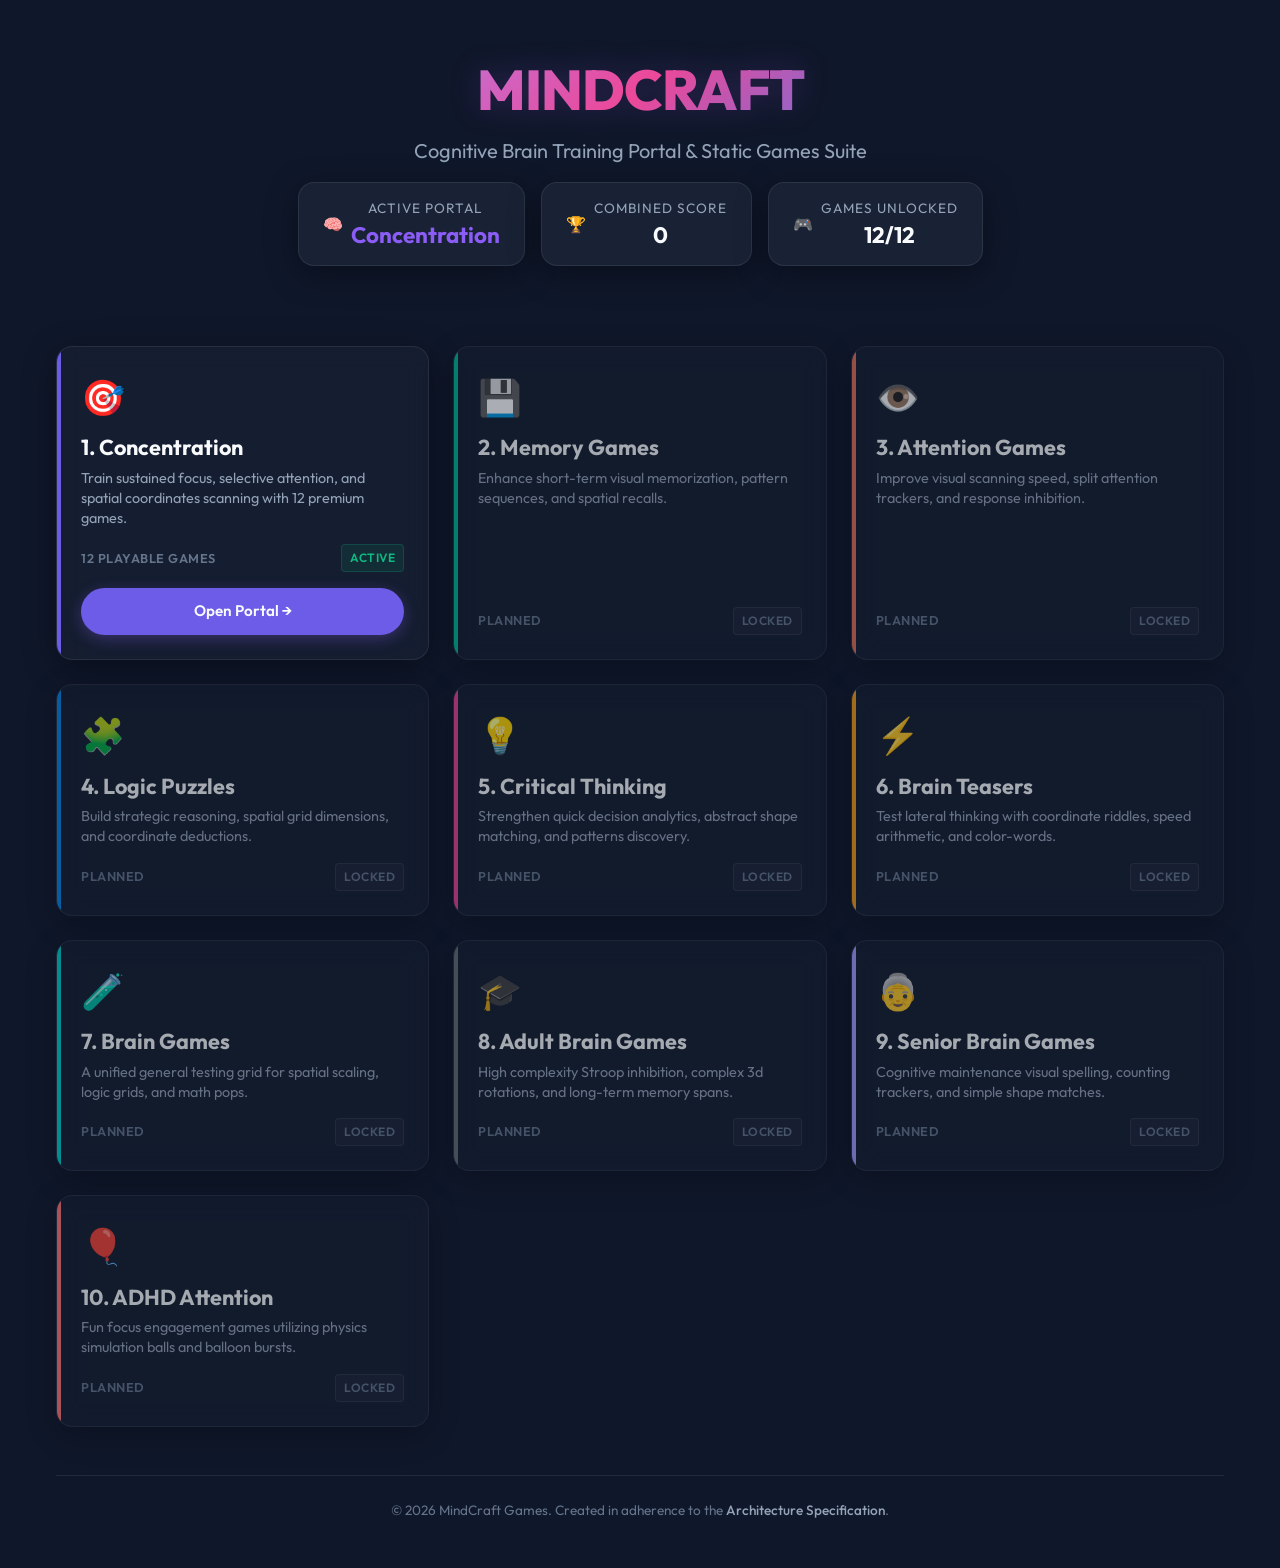
<file: index.html>
<!DOCTYPE html>
<html lang="en">
<head>
  <meta charset="UTF-8">
  <meta name="viewport" content="width=device-width, initial-scale=1.0">
  <title>MindCraft Games Portal - Brain Training Hub</title>
  
  <!-- SEO Best Practices -->
  <meta name="description" content="Access premium-grade cognitive brain training games. Explore static websites for concentration, memory, attention, logic, and brain teasers.">
  <link rel="icon" type="image/png" href="./shared/icons/icon-192.png">
  <link rel="apple-touch-icon" href="./shared/icons/icon-192.png">
  <link rel="manifest" href="./manifest.json">
  <meta name="theme-color" content="#6c5ce7">

  <!-- Style Sheets -->
  <link rel="stylesheet" href="./shared/css/design-tokens.css">
  <link rel="stylesheet" href="./shared/css/components.css">
  <link rel="stylesheet" href="./css/main-hub.css">
</head>
<body>

  <!-- Root Hub Layout -->
  <div class="portal-container">
    
    <!-- Top Header -->
    <header class="portal-header">
      <h1 class="portal-logo">MINDCRAFT</h1>
      <p class="portal-tagline" style="margin-bottom: var(--space-md);">Cognitive Brain Training Portal & Static Games Suite</p>
      <button id="pwa-install-btn" class="btn btn--primary" style="display: none; margin: 0 auto var(--space-lg) auto; padding: 0.5rem 1.25rem; font-size: 0.85rem; min-height: 38px; gap: var(--space-xs); box-shadow: 0 4px 12px var(--theme-accent-glow); border-color: var(--theme-accent); background: var(--theme-gradient);">
        📲 Install MindCraft App
      </button>
      
      <!-- Live Dashboard Stats compiled dynamically -->
      <div class="portal-stats">
        <div class="stat-card">
          <span>🧠</span>
          <div>
            <span class="stat-lbl">Active Portal</span>
            <div class="stat-val" style="color: var(--theme-accent);">Concentration</div>
          </div>
        </div>
        <div class="stat-card">
          <span>🏆</span>
          <div>
            <span class="stat-lbl">Combined Score</span>
            <div class="stat-val" id="combined-score-val">0</div>
          </div>
        </div>
        <div class="stat-card">
          <span>🎮</span>
          <div>
            <span class="stat-lbl">Games Unlocked</span>
            <div class="stat-val">12/12</div>
          </div>
        </div>
      </div>
    </header>

    <!-- Categories Grid -->
    <main class="categories-grid">
      
      <!-- Site 1: Concentration Games -->
      <section class="glass-card category-card" style="--card-accent: #6c5ce7; --card-glow: rgba(108, 92, 231, 0.35);">
        <div class="category-icon">🎯</div>
        <h2 class="category-title">1. Concentration</h2>
        <p class="category-desc">Train sustained focus, selective attention, and spatial coordinates scanning with 12 premium games.</p>
        <div class="category-meta" style="margin-bottom: var(--space-md);">
          <span>12 Playable Games</span>
          <span class="category-status category-status--active">Active</span>
        </div>
        <a href="./sites/site-1-concentration-games/index.html" class="btn btn--primary" style="width: 100%; border-color: #6c5ce7; background: #6c5ce7;">
          Open Portal &rarr;
        </a>
      </section>

      <!-- Site 2: Memory Games -->
      <section class="glass-card category-card category-card--locked" style="--card-accent: #00b894; --card-glow: rgba(0, 184, 148, 0.1);">
        <div class="category-icon">💾</div>
        <h2 class="category-title">2. Memory Games</h2>
        <p class="category-desc">Enhance short-term visual memorization, pattern sequences, and spatial recalls.</p>
        <div class="category-meta">
          <span>Planned</span>
          <span class="category-status category-status--locked">Locked</span>
        </div>
      </section>

      <!-- Site 3: Attention Games -->
      <section class="glass-card category-card category-card--locked" style="--card-accent: #e17055; --card-glow: rgba(225, 112, 85, 0.1);">
        <div class="category-icon">👁️</div>
        <h2 class="category-title">3. Attention Games</h2>
        <p class="category-desc">Improve visual scanning speed, split attention trackers, and response inhibition.</p>
        <div class="category-meta">
          <span>Planned</span>
          <span class="category-status category-status--locked">Locked</span>
        </div>
      </section>

      <!-- Site 4: Logic Games -->
      <section class="glass-card category-card category-card--locked" style="--card-accent: #0984e3; --card-glow: rgba(9, 132, 227, 0.1);">
        <div class="category-icon">🧩</div>
        <h2 class="category-title">4. Logic Puzzles</h2>
        <p class="category-desc">Build strategic reasoning, spatial grid dimensions, and coordinate deductions.</p>
        <div class="category-meta">
          <span>Planned</span>
          <span class="category-status category-status--locked">Locked</span>
        </div>
      </section>

      <!-- Site 5: Critical Thinking -->
      <section class="glass-card category-card category-card--locked" style="--card-accent: #e84393; --card-glow: rgba(232, 67, 147, 0.1);">
        <div class="category-icon">💡</div>
        <h2 class="category-title">5. Critical Thinking</h2>
        <p class="category-desc">Strengthen quick decision analytics, abstract shape matching, and patterns discovery.</p>
        <div class="category-meta">
          <span>Planned</span>
          <span class="category-status category-status--locked">Locked</span>
        </div>
      </section>

      <!-- Site 6: Brain Teasers -->
      <section class="glass-card category-card category-card--locked" style="--card-accent: #f39c12; --card-glow: rgba(243, 156, 18, 0.1);">
        <div class="category-icon">⚡</div>
        <h2 class="category-title">6. Brain Teasers</h2>
        <p class="category-desc">Test lateral thinking with coordinate riddles, speed arithmetic, and color-words.</p>
        <div class="category-meta">
          <span>Planned</span>
          <span class="category-status category-status--locked">Locked</span>
        </div>
      </section>

      <!-- Site 7: Brain Games -->
      <section class="glass-card category-card category-card--locked" style="--card-accent: #00cec9; --card-glow: rgba(0, 206, 201, 0.1);">
        <div class="category-icon">🧪</div>
        <h2 class="category-title">7. Brain Games</h2>
        <p class="category-desc">A unified general testing grid for spatial scaling, logic grids, and math pops.</p>
        <div class="category-meta">
          <span>Planned</span>
          <span class="category-status category-status--locked">Locked</span>
        </div>
      </section>

      <!-- Site 8: Brain Games for Adults -->
      <section class="glass-card category-card category-card--locked" style="--card-accent: #636e72; --card-glow: rgba(99, 110, 114, 0.1);">
        <div class="category-icon">🎓</div>
        <h2 class="category-title">8. Adult Brain Games</h2>
        <p class="category-desc">High complexity Stroop inhibition, complex 3d rotations, and long-term memory spans.</p>
        <div class="category-meta">
          <span>Planned</span>
          <span class="category-status category-status--locked">Locked</span>
        </div>
      </section>

      <!-- Site 9: Brain Games for Seniors -->
      <section class="glass-card category-card category-card--locked" style="--card-accent: #a29bfe; --card-glow: rgba(162, 155, 254, 0.1);">
        <div class="category-icon">👵</div>
        <h2 class="category-title">9. Senior Brain Games</h2>
        <p class="category-desc">Cognitive maintenance visual spelling, counting trackers, and simple shape matches.</p>
        <div class="category-meta">
          <span>Planned</span>
          <span class="category-status category-status--locked">Locked</span>
        </div>
      </section>

      <!-- Site 10: ADHD Attention -->
      <section class="glass-card category-card category-card--locked" style="--card-accent: #ff7675; --card-glow: rgba(255, 118, 117, 0.1);">
        <div class="category-icon">🎈</div>
        <h2 class="category-title">10. ADHD Attention</h2>
        <p class="category-desc">Fun focus engagement games utilizing physics simulation balls and balloon bursts.</p>
        <div class="category-meta">
          <span>Planned</span>
          <span class="category-status category-status--locked">Locked</span>
        </div>
      </section>

    </main>

    <!-- Footer -->
    <footer class="hub-footer">
      <p>&copy; 2026 MindCraft Games. Created in adherence to the <a href="./ARCHITECTURE.md">Architecture Specification</a>.</p>
    </footer>

  </div>

  <!-- Core Scripts -->
  <script src="./shared/js/pwa-shell.js"></script>
  <script>
    // Accumulate total scores from local storage
    document.addEventListener('DOMContentLoaded', () => {
      // Initialize PWA offline & install shell
      initPWA('./sw.js');
      const activeGameIds = [
        'spot-difference',
        'ball-tracker',
        'match-pairs',
        'word-finder',
        'face-memory',
        'bubble-math',
        'shape-follower',
        'counting-candy',
        'card-flip-memory',
        'color-word-stroop',
        'spatial-grid-memory',
        'mirror-match'
      ];
      
      let totalScore = 0;
      activeGameIds.forEach(id => {
        const val = parseInt(localStorage.getItem('mindcraft_high_' + id)) || 0;
        totalScore += val;
      });
      
      document.getElementById('combined-score-val').textContent = totalScore.toLocaleString();
    });
  </script>

</body>
</html>
</file>
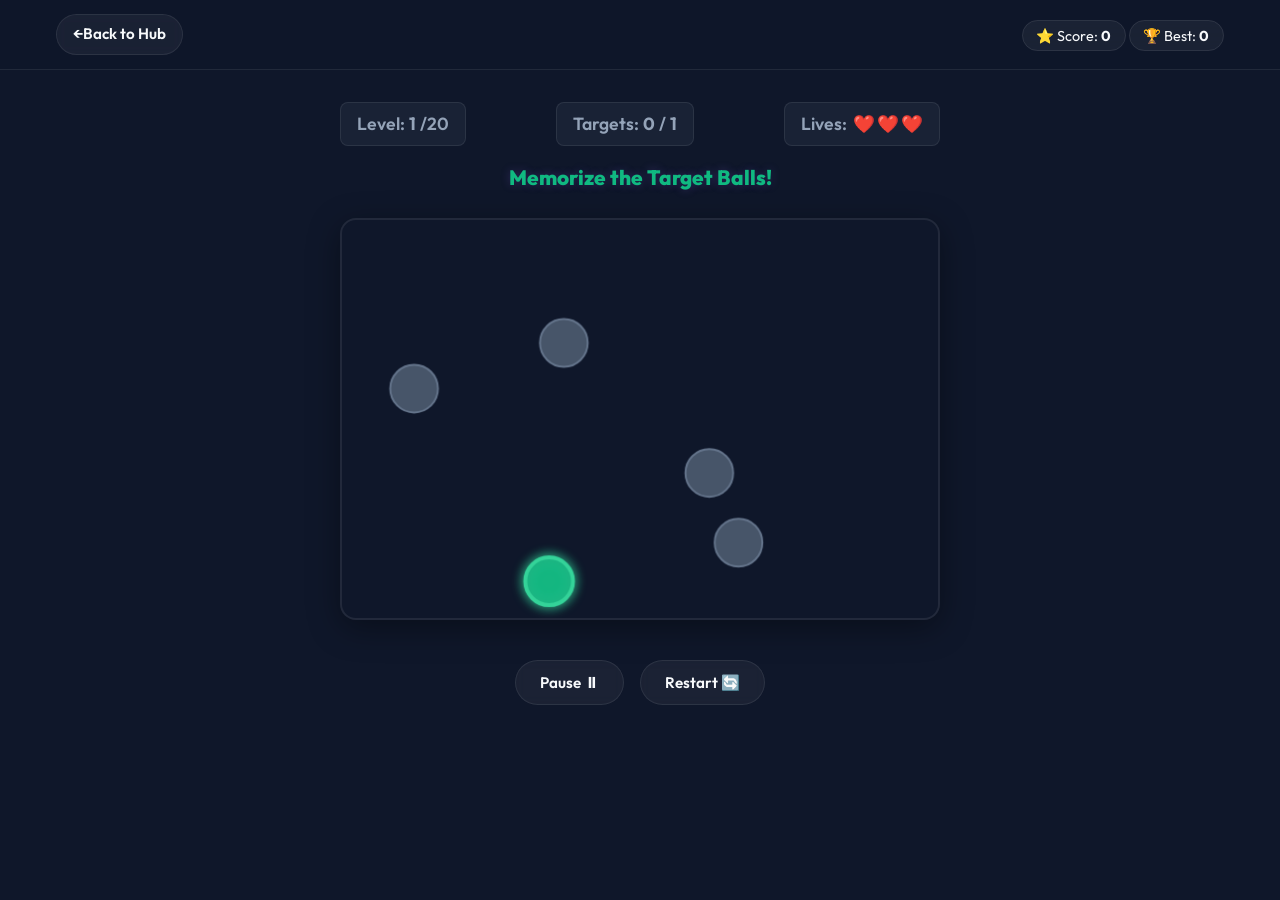
<file: sites/site-1-concentration-games/games/ball-tracker/index.html>
<!DOCTYPE html>
<html lang="en">
<head>
  <meta charset="UTF-8">
  <meta name="viewport" content="width=device-width, initial-scale=1.0">
  <title>Ball Tracker - MindCraft</title>
  <link rel="stylesheet" href="../../../../shared/css/design-tokens.css">
  <link rel="stylesheet" href="../../../../shared/css/components.css">
  <link rel="stylesheet" href="../../css/theme.css">
  <link rel="stylesheet" href="./css/style.css">
  <link rel="icon" type="image/png" href="../../../../shared/icons/icon-192.png">
  <link rel="apple-touch-icon" href="../../../../shared/icons/icon-192.png">
</head>
<body>

  <!-- Game Header -->
  <header class="glass-header">
    <div class="container header-nav">
      <a href="../../index.html" class="btn btn--secondary" style="padding: 0.5rem 1rem; min-height: auto;" title="Back to Hub">
        &larr; <span class="back-text">Back to Hub</span>
      </a>
      <div class="game-stats">
        <span class="stat-badge">⭐ Score: <strong id="score-val">0</strong></span>
        <span class="stat-badge">🏆 Best: <strong id="high-score-val">0</strong></span>
      </div>
    </div>
  </header>

  <!-- Game Play Area -->
  <main class="container game-container">
    <div class="game-meta">
      <div class="meta-item">Level: <strong id="level-val">1</strong>/5</div>
      <div class="meta-item">Targets: <strong id="targets-found">0</strong>/<strong id="targets-total">2</strong></div>
      <div class="meta-item" id="lives-container">Lives: <span id="lives-val"></span></div>
    </div>

    <!-- State banner instructions -->
    <div id="game-status-banner" class="status-banner animate-pulse">Memorize the Target Balls!</div>

    <!-- Main Game Canvas -->
    <div class="canvas-wrapper">
      <canvas id="game-canvas" width="600" height="400"></canvas>
    </div>

    <!-- Actions -->
    <div class="game-actions" style="margin-top: var(--space-md); display: flex; justify-content: center; gap: var(--space-md);">
      <button id="btn-pause" class="btn btn--secondary">Pause ⏸</button>
      <button id="btn-restart" class="btn btn--secondary">Restart 🔄</button>
    </div>
  </main>

  <!-- Modals & Overlays -->
  <!-- 1. Pause Overlay -->
  <div id="overlay-pause" class="overlay">
    <div class="glass-card modal-content">
      <h2 style="font-size: 2rem; margin-bottom: var(--space-md);">Game Paused</h2>
      <p style="color: var(--text-secondary); margin-bottom: var(--space-lg);">Focus is key. Take a breath and resume when ready.</p>
      <button id="btn-resume" class="btn btn--primary" style="width: 100%;">Resume Game</button>
    </div>
  </div>

  <!-- 2. Game Over Overlay -->
  <div id="overlay-gameover" class="overlay">
    <div class="glass-card modal-content">
      <h2 id="gameover-title" style="font-size: 2.2rem; margin-bottom: var(--space-md); color: var(--color-danger);">Game Over</h2>
      <p id="gameover-desc" style="color: var(--text-secondary); margin-bottom: var(--space-lg);">You lost all lives. Let's try again to build your focus!</p>
      <div style="background: rgba(255,255,255,0.03); border-radius: var(--radius-sm); padding: var(--space-md); margin-bottom: var(--space-lg); display: flex; justify-content: space-around;">
        <div>
          <span style="display:block; font-size:0.85rem; color:var(--text-muted);">Score</span>
          <strong id="final-score" style="font-size:1.5rem; color:var(--text-primary);">0</strong>
        </div>
        <div>
          <span style="display:block; font-size:0.85rem; color:var(--text-muted);">Best Score</span>
          <strong id="best-score" style="font-size:1.5rem; color:var(--theme-accent);">0</strong>
        </div>
      </div>
      <div style="display: flex; gap: var(--space-md);">
        <button id="btn-retry" class="btn btn--primary" style="flex: 1;">Play Again</button>
        <a href="../../index.html" class="btn btn--secondary" style="flex: 1;">Exit to Hub</a>
      </div>
    </div>
  </div>

  <!-- Core Scripts -->
  <script src="../../../../shared/js/game-engine.js"></script>
  <script src="./js/script.js"></script>
</body>
</html>
</file>
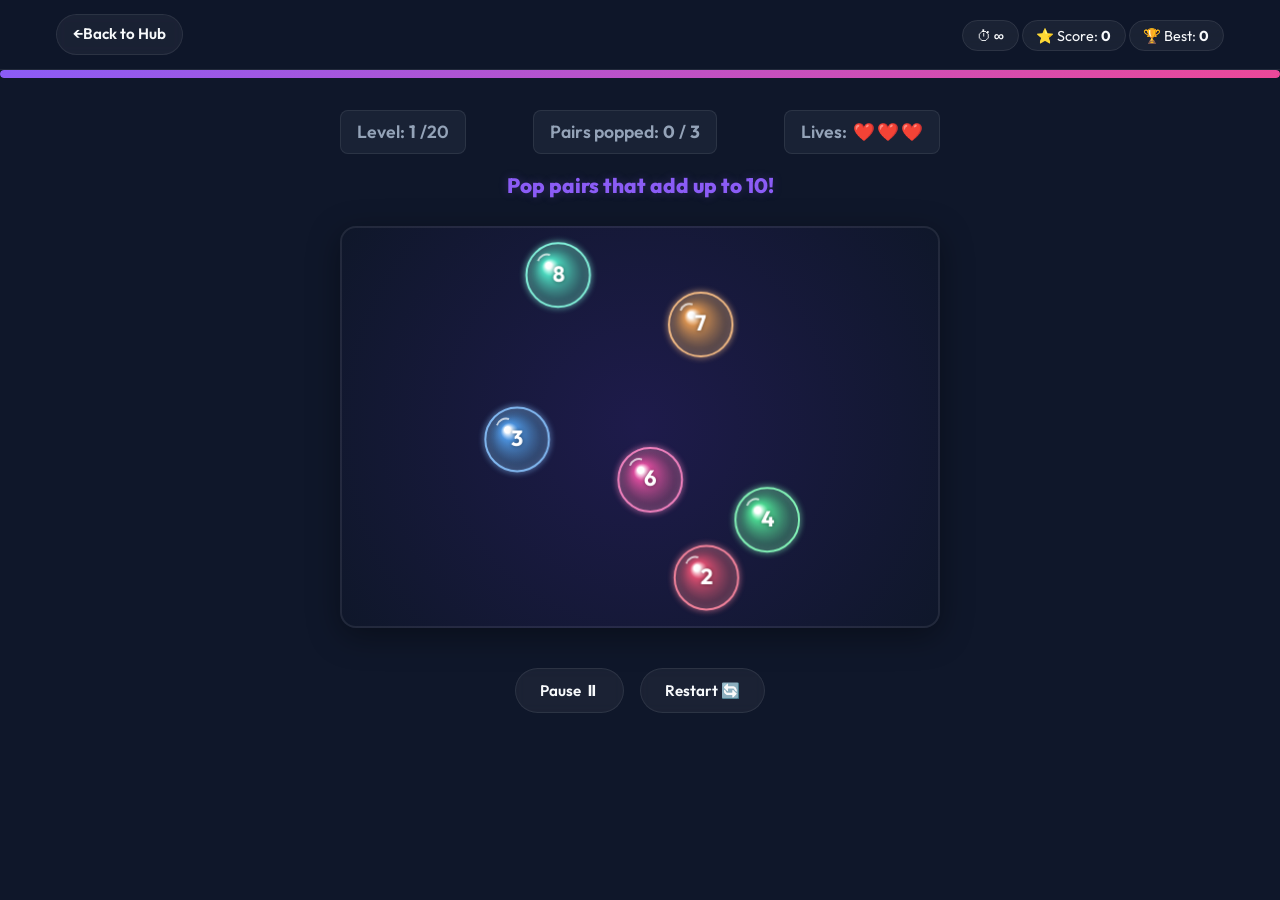
<file: sites/site-1-concentration-games/games/bubble-math/index.html>
<!DOCTYPE html>
<html lang="en">
<head>
  <meta charset="UTF-8">
  <meta name="viewport" content="width=device-width, initial-scale=1.0">
  <title>Bubble Math - MindCraft</title>
  <link rel="stylesheet" href="../../../../shared/css/design-tokens.css">
  <link rel="stylesheet" href="../../../../shared/css/components.css">
  <link rel="stylesheet" href="../../css/theme.css">
  <link rel="stylesheet" href="./css/style.css">
  <link rel="icon" type="image/png" href="../../../../shared/icons/icon-192.png">
  <link rel="apple-touch-icon" href="../../../../shared/icons/icon-192.png">
</head>
<body>

  <!-- Game Header -->
  <header class="glass-header">
    <div class="container header-nav">
      <a href="../../index.html" class="btn btn--secondary" style="padding: 0.5rem 1rem; min-height: auto;" title="Back to Hub">
        &larr; <span class="back-text">Back to Hub</span>
      </a>
      <div class="game-stats">
        <span class="stat-badge">⏱ <strong id="timer-val">00:00</strong></span>
        <span class="stat-badge">⭐ Score: <strong id="score-val">0</strong></span>
        <span class="stat-badge">🏆 Best: <strong id="high-score-val">0</strong></span>
      </div>
    </div>
  </header>

  <!-- Progress bar -->
  <div class="progress-container">
    <div id="timer-progress" class="progress-fill"></div>
  </div>

  <!-- Game Play Area -->
  <main class="container game-container">
    <div class="game-meta">
      <div class="meta-item">Level: <strong id="level-val">1</strong>/3</div>
      <div class="meta-item">Pairs popped: <strong id="pairs-popped">0</strong>/<strong id="pairs-total">5</strong></div>
      <div class="meta-item" id="lives-container">Lives: <span id="lives-val"></span></div>
    </div>

    <!-- Instructions / Clue banner -->
    <div id="game-status-banner" class="status-banner animate-pulse">Pop pairs that add up to 10!</div>

    <!-- Floating Bubbles Canvas -->
    <div class="canvas-wrapper">
      <canvas id="bubble-canvas" width="600" height="400"></canvas>
    </div>

    <!-- Actions -->
    <div class="game-actions" style="margin-top: var(--space-md); display: flex; justify-content: center; gap: var(--space-md);">
      <button id="btn-pause" class="btn btn--secondary">Pause ⏸</button>
      <button id="btn-restart" class="btn btn--secondary">Restart 🔄</button>
    </div>
  </main>

  <!-- Modals & Overlays -->
  <!-- 1. Pause Overlay -->
  <div id="overlay-pause" class="overlay">
    <div class="glass-card modal-content">
      <h2 style="font-size: 2rem; margin-bottom: var(--space-md);">Game Paused</h2>
      <p style="color: var(--text-secondary); margin-bottom: var(--space-lg);">Quick math requires a calm mind. Resume when you're ready.</p>
      <button id="btn-resume" class="btn btn--primary" style="width: 100%;">Resume Game</button>
    </div>
  </div>

  <!-- 2. Game Over Overlay -->
  <div id="overlay-gameover" class="overlay">
    <div class="glass-card modal-content">
      <h2 id="gameover-title" style="font-size: 2.2rem; margin-bottom: var(--space-md); color: var(--color-danger);">Time's Up!</h2>
      <p id="gameover-desc" style="color: var(--text-secondary); margin-bottom: var(--space-lg);">You ran out of time or lives. Practice mental addition and try again!</p>
      <div style="background: rgba(255,255,255,0.03); border-radius: var(--radius-sm); padding: var(--space-md); margin-bottom: var(--space-lg); display: flex; justify-content: space-around;">
        <div>
          <span style="display:block; font-size:0.85rem; color:var(--text-muted);">Score</span>
          <strong id="final-score" style="font-size:1.5rem; color:var(--text-primary);">0</strong>
        </div>
        <div>
          <span style="display:block; font-size:0.85rem; color:var(--text-muted);">Best Score</span>
          <strong id="best-score" style="font-size:1.5rem; color:var(--theme-accent);">0</strong>
        </div>
      </div>
      <div style="display: flex; gap: var(--space-md);">
        <button id="btn-retry" class="btn btn--primary" style="flex: 1;">Play Again</button>
        <a href="../../index.html" class="btn btn--secondary" style="flex: 1;">Exit to Hub</a>
      </div>
    </div>
  </div>

  <!-- Core Scripts -->
  <script src="../../../../shared/js/game-engine.js"></script>
  <script src="./js/script.js"></script>
</body>
</html>
</file>
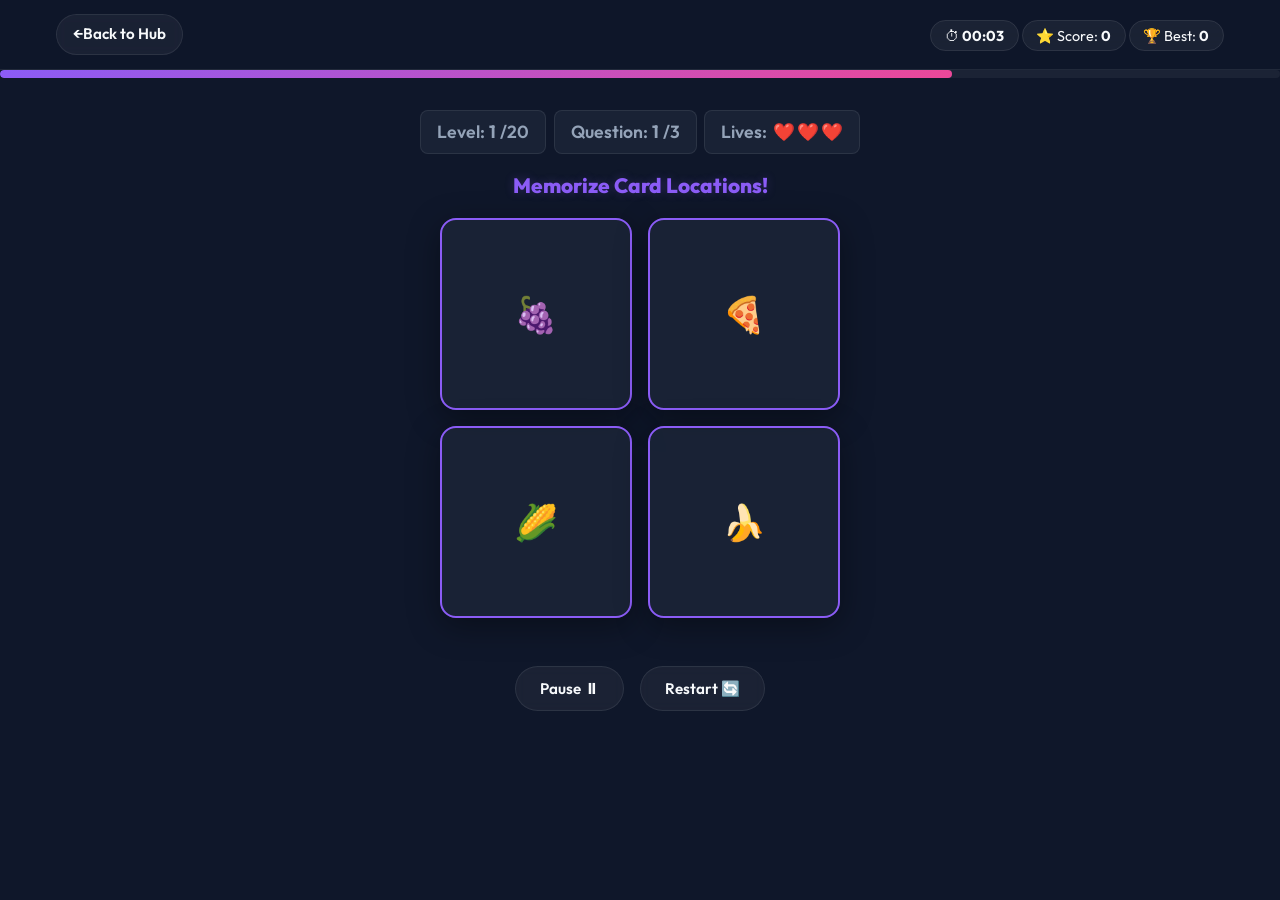
<file: sites/site-1-concentration-games/games/card-flip-memory/index.html>
<!DOCTYPE html>
<html lang="en">
<head>
  <meta charset="UTF-8">
  <meta name="viewport" content="width=device-width, initial-scale=1.0">
  <title>Card Flip Memory - MindCraft</title>
  <link rel="stylesheet" href="../../../../shared/css/design-tokens.css">
  <link rel="stylesheet" href="../../../../shared/css/components.css">
  <link rel="stylesheet" href="../../css/theme.css">
  <link rel="stylesheet" href="./css/style.css">
  <link rel="icon" type="image/png" href="../../../../shared/icons/icon-192.png">
  <link rel="apple-touch-icon" href="../../../../shared/icons/icon-192.png">
</head>
<body>

  <!-- Game Header -->
  <header class="glass-header">
    <div class="container header-nav">
      <a href="../../index.html" class="btn btn--secondary" style="padding: 0.5rem 1rem; min-height: auto;" title="Back to Hub">
        &larr; <span class="back-text">Back to Hub</span>
      </a>
      <div class="game-stats">
        <span class="stat-badge">⏱ <strong id="timer-val">00:00</strong></span>
        <span class="stat-badge">⭐ Score: <strong id="score-val">0</strong></span>
        <span class="stat-badge">🏆 Best: <strong id="high-score-val">0</strong></span>
      </div>
    </div>
  </header>

  <!-- Progress bar -->
  <div class="progress-container">
    <div id="timer-progress" class="progress-fill"></div>
  </div>

  <!-- Game Play Area -->
  <main class="container game-container">
    <div class="game-meta">
      <div class="meta-item">Level: <strong id="level-val">1</strong>/3</div>
      <div class="meta-item">Question: <strong id="question-index">1</strong>/3</div>
      <div class="meta-item" id="lives-container">Lives: <span id="lives-val"></span></div>
    </div>

    <!-- Target search query clue banner -->
    <div id="query-card" class="query-card glass-card" style="display: none;">
      <span class="query-prefix">Find the hidden:</span>
      <span id="query-emoji" class="query-emoji">🍍</span>
    </div>
    
    <div id="memorize-banner" class="status-banner animate-pulse">Memorize Card Locations!</div>

    <!-- Cards Grid -->
    <div id="cards-grid" class="cards-grid">
      <!-- Grid items dynamically generated -->
    </div>

    <!-- Actions -->
    <div class="game-actions" style="margin-top: var(--space-md); display: flex; justify-content: center; gap: var(--space-md);">
      <button id="btn-pause" class="btn btn--secondary">Pause ⏸</button>
      <button id="btn-restart" class="btn btn--secondary">Restart 🔄</button>
    </div>
  </main>

  <!-- Modals & Overlays -->
  <!-- 1. Pause Overlay -->
  <div id="overlay-pause" class="overlay">
    <div class="glass-card modal-content">
      <h2 style="font-size: 2rem; margin-bottom: var(--space-md);">Game Paused</h2>
      <p style="color: var(--text-secondary); margin-bottom: var(--space-lg);">Keep the grid layout mapped in your memory. Resume when ready.</p>
      <button id="btn-resume" class="btn btn--primary" style="width: 100%;">Resume Game</button>
    </div>
  </div>

  <!-- 2. Game Over Overlay -->
  <div id="overlay-gameover" class="overlay">
    <div class="glass-card modal-content">
      <h2 id="gameover-title" style="font-size: 2.2rem; margin-bottom: var(--space-md); color: var(--color-danger);">Time's Up!</h2>
      <p id="gameover-desc" style="color: var(--text-secondary); margin-bottom: var(--space-lg);">You ran out of time or lives. Try again to boost your grid recall accuracy!</p>
      <div style="background: rgba(255,255,255,0.03); border-radius: var(--radius-sm); padding: var(--space-md); margin-bottom: var(--space-lg); display: flex; justify-content: space-around;">
        <div>
          <span style="display:block; font-size:0.85rem; color:var(--text-muted);">Score</span>
          <strong id="final-score" style="font-size:1.5rem; color:var(--text-primary);">0</strong>
        </div>
        <div>
          <span style="display:block; font-size:0.85rem; color:var(--text-muted);">Best Score</span>
          <strong id="best-score" style="font-size:1.5rem; color:var(--theme-accent);">0</strong>
        </div>
      </div>
      <div style="display: flex; gap: var(--space-md);">
        <button id="btn-retry" class="btn btn--primary" style="flex: 1;">Play Again</button>
        <a href="../../index.html" class="btn btn--secondary" style="flex: 1;">Exit to Hub</a>
      </div>
    </div>
  </div>

  <!-- Core Scripts -->
  <script src="../../../../shared/js/game-engine.js"></script>
  <script src="./js/script.js"></script>
</body>
</html>
</file>
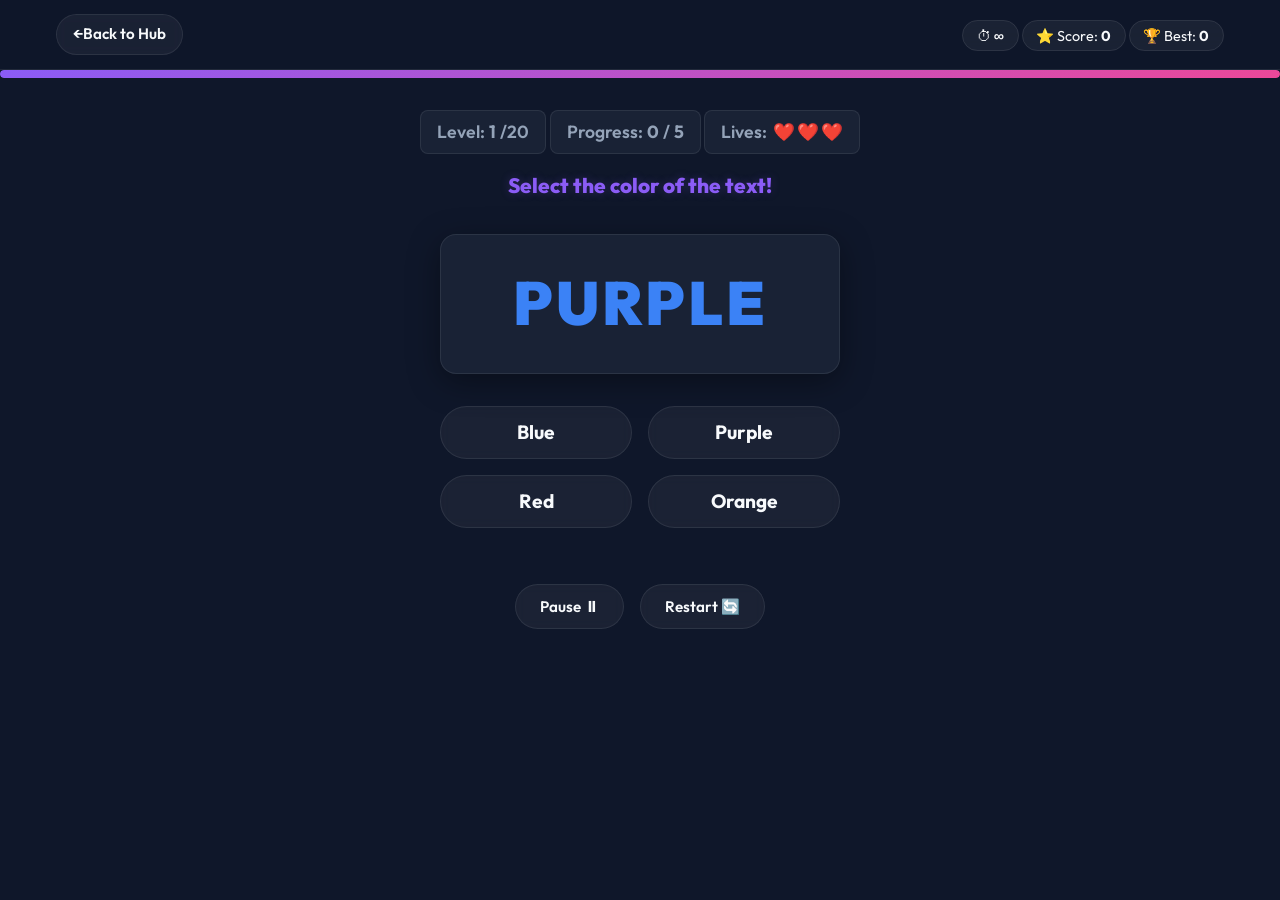
<file: sites/site-1-concentration-games/games/color-word-stroop/index.html>
<!DOCTYPE html>
<html lang="en">
<head>
  <meta charset="UTF-8">
  <meta name="viewport" content="width=device-width, initial-scale=1.0">
  <title>Color Word Stroop - MindCraft</title>
  <link rel="stylesheet" href="../../../../shared/css/design-tokens.css">
  <link rel="stylesheet" href="../../../../shared/css/components.css">
  <link rel="stylesheet" href="../../css/theme.css">
  <link rel="stylesheet" href="./css/style.css">
  <link rel="icon" type="image/png" href="../../../../shared/icons/icon-192.png">
  <link rel="apple-touch-icon" href="../../../../shared/icons/icon-192.png">
</head>
<body>

  <!-- Game Header -->
  <header class="glass-header">
    <div class="container header-nav">
      <a href="../../index.html" class="btn btn--secondary" style="padding: 0.5rem 1rem; min-height: auto;" title="Back to Hub">
        &larr; <span class="back-text">Back to Hub</span>
      </a>
      <div class="game-stats">
        <span class="stat-badge">⏱ <strong id="timer-val">00:30</strong></span>
        <span class="stat-badge">⭐ Score: <strong id="score-val">0</strong></span>
        <span class="stat-badge">🏆 Best: <strong id="high-score-val">0</strong></span>
      </div>
    </div>
  </header>

  <!-- Progress bar -->
  <div class="progress-container">
    <div id="timer-progress" class="progress-fill"></div>
  </div>

  <!-- Game Play Area -->
  <main class="container game-container">
    <div class="game-meta">
      <div class="meta-item">Level: <strong id="level-val">1</strong>/3</div>
      <div class="meta-item">Progress: <strong id="stroop-index">0</strong>/<strong id="stroop-total">8</strong></div>
      <div class="meta-item" id="lives-container">Lives: <span id="lives-val"></span></div>
    </div>

    <!-- Instructions -->
    <div id="game-status-banner" class="status-banner animate-pulse">Select the color of the text!</div>

    <!-- Large Stroop Word display box -->
    <div class="word-card glass-card">
      <h1 id="stroop-word" class="stroop-word">RED</h1>
    </div>

    <!-- Choices buttons -->
    <div id="stroop-choices" class="stroop-choices">
      <!-- Generated buttons dynamically -->
    </div>

    <!-- Actions -->
    <div class="game-actions" style="margin-top: var(--space-xl); display: flex; justify-content: center; gap: var(--space-md);">
      <button id="btn-pause" class="btn btn--secondary">Pause ⏸</button>
      <button id="btn-restart" class="btn btn--secondary">Restart 🔄</button>
    </div>
  </main>

  <!-- Modals & Overlays -->
  <!-- 1. Pause Overlay -->
  <div id="overlay-pause" class="overlay">
    <div class="glass-card modal-content">
      <h2 style="font-size: 2rem; margin-bottom: var(--space-md);">Game Paused</h2>
      <p style="color: var(--text-secondary); margin-bottom: var(--space-lg);">Stroop inhibition tests require peak focus. Resume when ready.</p>
      <button id="btn-resume" class="btn btn--primary" style="width: 100%;">Resume Game</button>
    </div>
  </div>

  <!-- 2. Game Over Overlay -->
  <div id="overlay-gameover" class="overlay">
    <div class="glass-card modal-content">
      <h2 id="gameover-title" style="font-size: 2.2rem; margin-bottom: var(--space-md); color: var(--color-danger);">Time's Up!</h2>
      <p id="gameover-desc" style="color: var(--text-secondary); margin-bottom: var(--space-lg);">You ran out of time or lives. Try again to enhance your reaction inhibitors!</p>
      <div style="background: rgba(255,255,255,0.03); border-radius: var(--radius-sm); padding: var(--space-md); margin-bottom: var(--space-lg); display: flex; justify-content: space-around;">
        <div>
          <span style="display:block; font-size:0.85rem; color:var(--text-muted);">Score</span>
          <strong id="final-score" style="font-size:1.5rem; color:var(--text-primary);">0</strong>
        </div>
        <div>
          <span style="display:block; font-size:0.85rem; color:var(--text-muted);">Best Score</span>
          <strong id="best-score" style="font-size:1.5rem; color:var(--theme-accent);">0</strong>
        </div>
      </div>
      <div style="display: flex; gap: var(--space-md);">
        <button id="btn-retry" class="btn btn--primary" style="flex: 1;">Play Again</button>
        <a href="../../index.html" class="btn btn--secondary" style="flex: 1;">Exit to Hub</a>
      </div>
    </div>
  </div>

  <!-- Core Scripts -->
  <script src="../../../../shared/js/game-engine.js"></script>
  <script src="./js/script.js"></script>
</body>
</html>
</file>
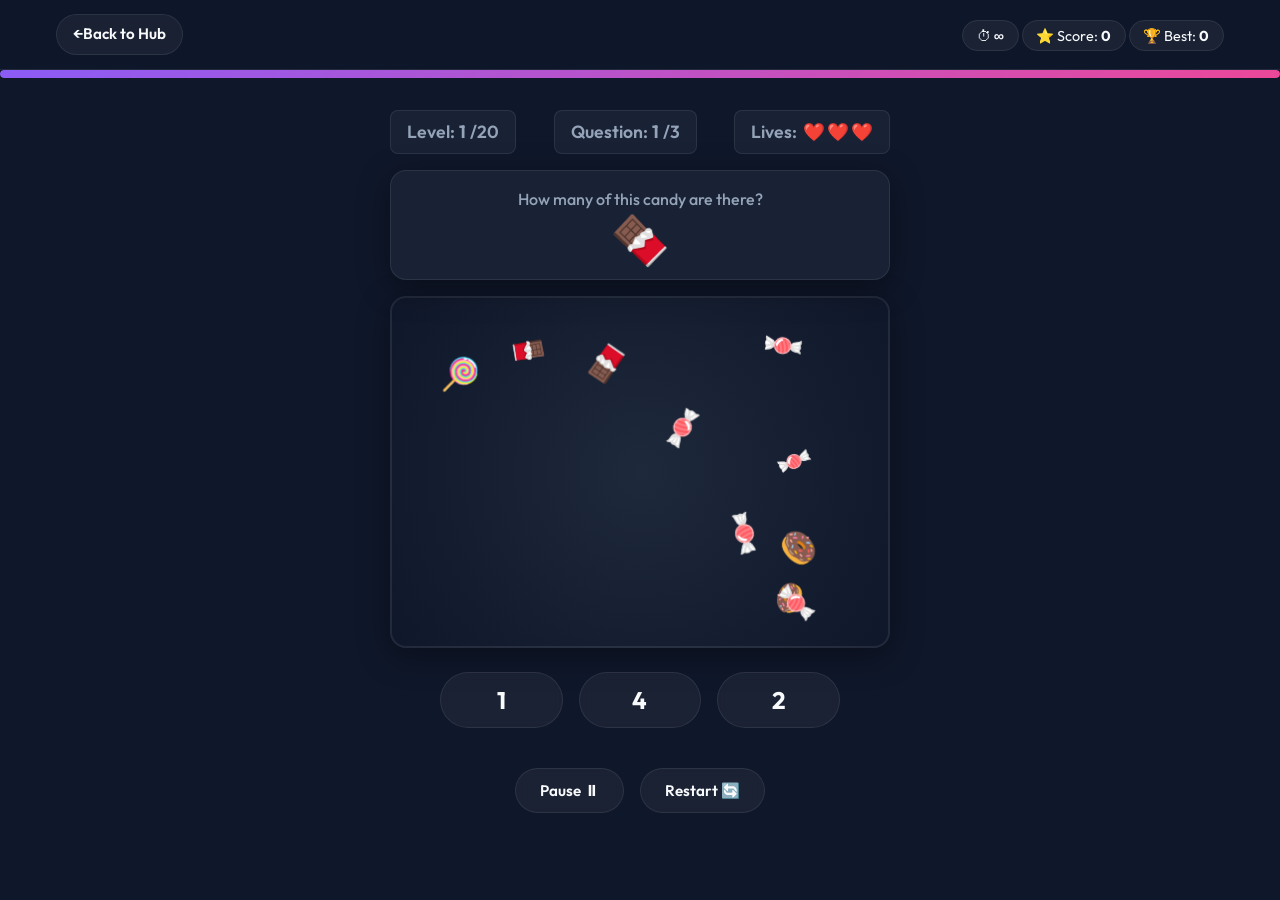
<file: sites/site-1-concentration-games/games/counting-candy/index.html>
<!DOCTYPE html>
<html lang="en">
<head>
  <meta charset="UTF-8">
  <meta name="viewport" content="width=device-width, initial-scale=1.0">
  <title>Counting Candy - MindCraft</title>
  <link rel="stylesheet" href="../../../../shared/css/design-tokens.css">
  <link rel="stylesheet" href="../../../../shared/css/components.css">
  <link rel="stylesheet" href="../../css/theme.css">
  <link rel="stylesheet" href="./css/style.css">
  <link rel="icon" type="image/png" href="../../../../shared/icons/icon-192.png">
  <link rel="apple-touch-icon" href="../../../../shared/icons/icon-192.png">
</head>
<body>

  <!-- Game Header -->
  <header class="glass-header">
    <div class="container header-nav">
      <a href="../../index.html" class="btn btn--secondary" style="padding: 0.5rem 1rem; min-height: auto;" title="Back to Hub">
        &larr; <span class="back-text">Back to Hub</span>
      </a>
      <div class="game-stats">
        <span class="stat-badge">⏱ <strong id="timer-val">01:00</strong></span>
        <span class="stat-badge">⭐ Score: <strong id="score-val">0</strong></span>
        <span class="stat-badge">🏆 Best: <strong id="high-score-val">0</strong></span>
      </div>
    </div>
  </header>

  <!-- Progress bar -->
  <div class="progress-container">
    <div id="timer-progress" class="progress-fill"></div>
  </div>

  <!-- Game Play Area -->
  <main class="container game-container">
    <div class="game-meta">
      <div class="meta-item">Level: <strong id="level-val">1</strong>/3</div>
      <div class="meta-item">Question: <strong id="question-index">1</strong>/3</div>
      <div class="meta-item" id="lives-container">Lives: <span id="lives-val"></span></div>
    </div>

    <!-- Question visual card clue -->
    <div class="query-card glass-card">
      <span class="query-prefix">How many of this candy are there?</span>
      <span id="query-emoji" class="query-emoji">🍭</span>
    </div>

    <!-- Jar Canvas -->
    <div class="canvas-wrapper">
      <canvas id="candy-canvas" width="500" height="350"></canvas>
    </div>

    <!-- Choice Options buttons -->
    <div id="choices-container" class="choices-container">
      <!-- Generated buttons here -->
    </div>

    <!-- Actions -->
    <div class="game-actions" style="margin-top: var(--space-md); display: flex; justify-content: center; gap: var(--space-md);">
      <button id="btn-pause" class="btn btn--secondary">Pause ⏸</button>
      <button id="btn-restart" class="btn btn--secondary">Restart 🔄</button>
    </div>
  </main>

  <!-- Modals & Overlays -->
  <!-- 1. Pause Overlay -->
  <div id="overlay-pause" class="overlay">
    <div class="glass-card modal-content">
      <h2 style="font-size: 2rem; margin-bottom: var(--space-md);">Game Paused</h2>
      <p style="color: var(--text-secondary); margin-bottom: var(--space-lg);">Take your time, scan the grid when you're ready.</p>
      <button id="btn-resume" class="btn btn--primary" style="width: 100%;">Resume Game</button>
    </div>
  </div>

  <!-- 2. Game Over Overlay -->
  <div id="overlay-gameover" class="overlay">
    <div class="glass-card modal-content">
      <h2 id="gameover-title" style="font-size: 2.2rem; margin-bottom: var(--space-md); color: var(--color-danger);">Time's Up!</h2>
      <p id="gameover-desc" style="color: var(--text-secondary); margin-bottom: var(--space-lg);">You ran out of time or lives. Try again to sharpen your visual counting!</p>
      <div style="background: rgba(255,255,255,0.03); border-radius: var(--radius-sm); padding: var(--space-md); margin-bottom: var(--space-lg); display: flex; justify-content: space-around;">
        <div>
          <span style="display:block; font-size:0.85rem; color:var(--text-muted);">Score</span>
          <strong id="final-score" style="font-size:1.5rem; color:var(--text-primary);">0</strong>
        </div>
        <div>
          <span style="display:block; font-size:0.85rem; color:var(--text-muted);">Best Score</span>
          <strong id="best-score" style="font-size:1.5rem; color:var(--theme-accent);">0</strong>
        </div>
      </div>
      <div style="display: flex; gap: var(--space-md);">
        <button id="btn-retry" class="btn btn--primary" style="flex: 1;">Play Again</button>
        <a href="../../index.html" class="btn btn--secondary" style="flex: 1;">Exit to Hub</a>
      </div>
    </div>
  </div>

  <!-- Core Scripts -->
  <script src="../../../../shared/js/game-engine.js"></script>
  <script src="./js/script.js"></script>
</body>
</html>
</file>
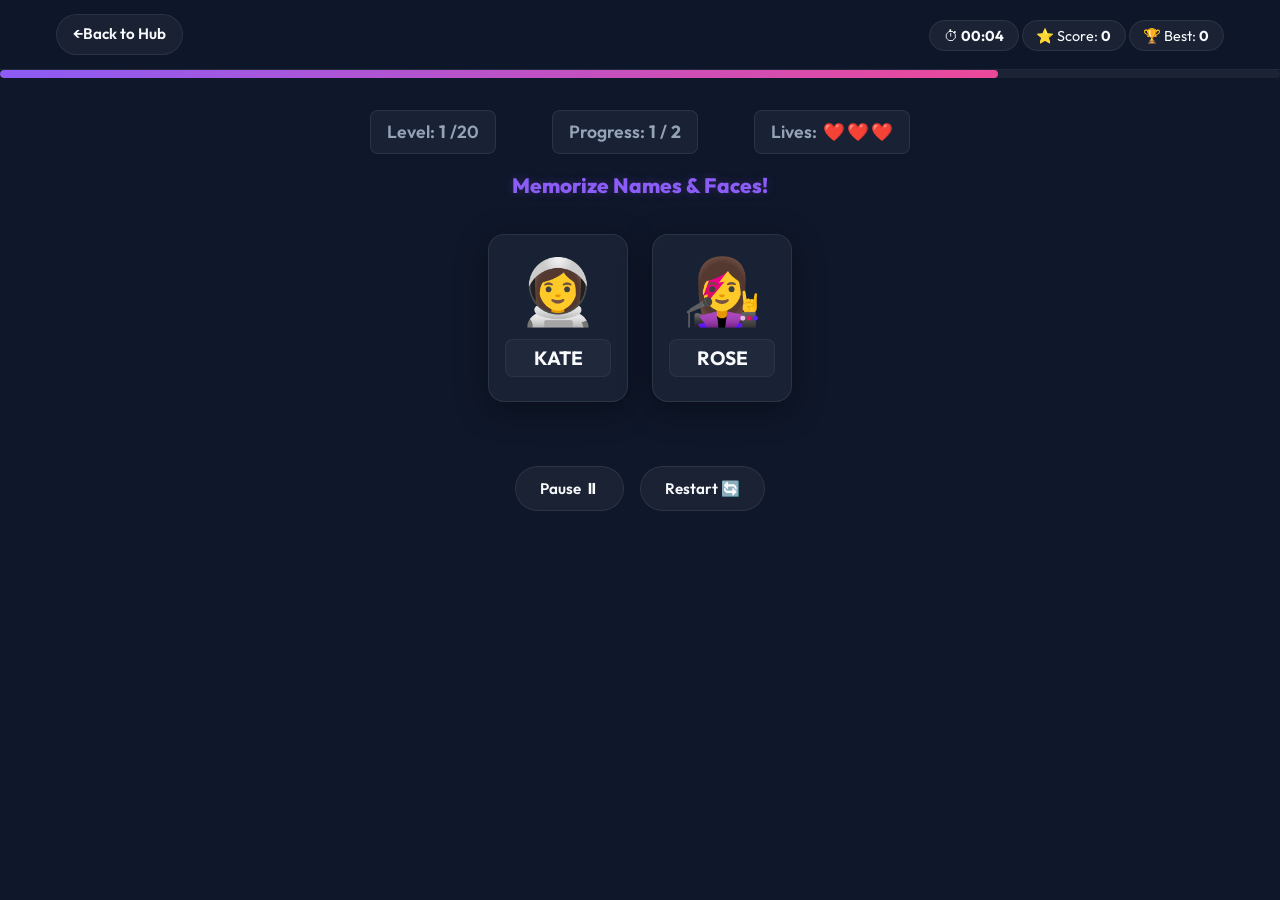
<file: sites/site-1-concentration-games/games/face-memory/index.html>
<!DOCTYPE html>
<html lang="en">
<head>
  <meta charset="UTF-8">
  <meta name="viewport" content="width=device-width, initial-scale=1.0">
  <title>Face Memory - MindCraft</title>
  <link rel="stylesheet" href="../../../../shared/css/design-tokens.css">
  <link rel="stylesheet" href="../../../../shared/css/components.css">
  <link rel="stylesheet" href="../../css/theme.css">
  <link rel="stylesheet" href="./css/style.css">
  <link rel="icon" type="image/png" href="../../../../shared/icons/icon-192.png">
  <link rel="apple-touch-icon" href="../../../../shared/icons/icon-192.png">
</head>
<body>

  <!-- Game Header -->
  <header class="glass-header">
    <div class="container header-nav">
      <a href="../../index.html" class="btn btn--secondary" style="padding: 0.5rem 1rem; min-height: auto;" title="Back to Hub">
        &larr; <span class="back-text">Back to Hub</span>
      </a>
      <div class="game-stats">
        <span class="stat-badge">⏱ <strong id="timer-val">00:00</strong></span>
        <span class="stat-badge">⭐ Score: <strong id="score-val">0</strong></span>
        <span class="stat-badge">🏆 Best: <strong id="high-score-val">0</strong></span>
      </div>
    </div>
  </header>

  <!-- Progress bar -->
  <div class="progress-container">
    <div id="timer-progress" class="progress-fill"></div>
  </div>

  <!-- Game Play Area -->
  <main class="container game-container">
    <div class="game-meta">
      <div class="meta-item">Level: <strong id="level-val">1</strong>/3</div>
      <div class="meta-item">Progress: <strong id="question-index">1</strong>/<strong id="question-total">2</strong></div>
      <div class="meta-item" id="lives-container">Lives: <span id="lives-val"></span></div>
    </div>

    <!-- Status banner instructions -->
    <div id="game-status-banner" class="status-banner animate-pulse">Memorize the Faces and Names!</div>

    <!-- Main Memorize View -->
    <div id="memorize-view" class="memorize-view">
      <!-- Cards rendered here -->
    </div>

    <!-- Main Quiz View -->
    <div id="quiz-view" class="quiz-view" style="display: none;">
      <div class="quiz-box glass-card">
        <div id="quiz-face" class="quiz-face">👩‍🦰</div>
        <h3 id="quiz-question" class="quiz-question">Who is this?</h3>
        <div id="quiz-options" class="quiz-options">
          <!-- Button choices -->
        </div>
      </div>
    </div>

    <!-- Actions -->
    <div class="game-actions" style="margin-top: var(--space-xl); display: flex; justify-content: center; gap: var(--space-md);">
      <button id="btn-pause" class="btn btn--secondary">Pause ⏸</button>
      <button id="btn-restart" class="btn btn--secondary">Restart 🔄</button>
    </div>
  </main>

  <!-- Modals & Overlays -->
  <!-- 1. Pause Overlay -->
  <div id="overlay-pause" class="overlay">
    <div class="glass-card modal-content">
      <h2 style="font-size: 2rem; margin-bottom: var(--space-md);">Game Paused</h2>
      <p style="color: var(--text-secondary); margin-bottom: var(--space-lg);">Memorization requires focus. Resume when you're ready.</p>
      <button id="btn-resume" class="btn btn--primary" style="width: 100%;">Resume Game</button>
    </div>
  </div>

  <!-- 2. Game Over Overlay -->
  <div id="overlay-gameover" class="overlay">
    <div class="glass-card modal-content">
      <h2 id="gameover-title" style="font-size: 2.2rem; margin-bottom: var(--space-md); color: var(--color-danger);">Time's Up!</h2>
      <p id="gameover-desc" style="color: var(--text-secondary); margin-bottom: var(--space-lg);">You ran out of time or lives. Try again to boost recall speed!</p>
      <div style="background: rgba(255,255,255,0.03); border-radius: var(--radius-sm); padding: var(--space-md); margin-bottom: var(--space-lg); display: flex; justify-content: space-around;">
        <div>
          <span style="display:block; font-size:0.85rem; color:var(--text-muted);">Score</span>
          <strong id="final-score" style="font-size:1.5rem; color:var(--text-primary);">0</strong>
        </div>
        <div>
          <span style="display:block; font-size:0.85rem; color:var(--text-muted);">Best Score</span>
          <strong id="best-score" style="font-size:1.5rem; color:var(--theme-accent);">0</strong>
        </div>
      </div>
      <div style="display: flex; gap: var(--space-md);">
        <button id="btn-retry" class="btn btn--primary" style="flex: 1;">Play Again</button>
        <a href="../../index.html" class="btn btn--secondary" style="flex: 1;">Exit to Hub</a>
      </div>
    </div>
  </div>

  <!-- Core Scripts -->
  <script src="../../../../shared/js/game-engine.js"></script>
  <script src="./js/script.js"></script>
</body>
</html>
</file>
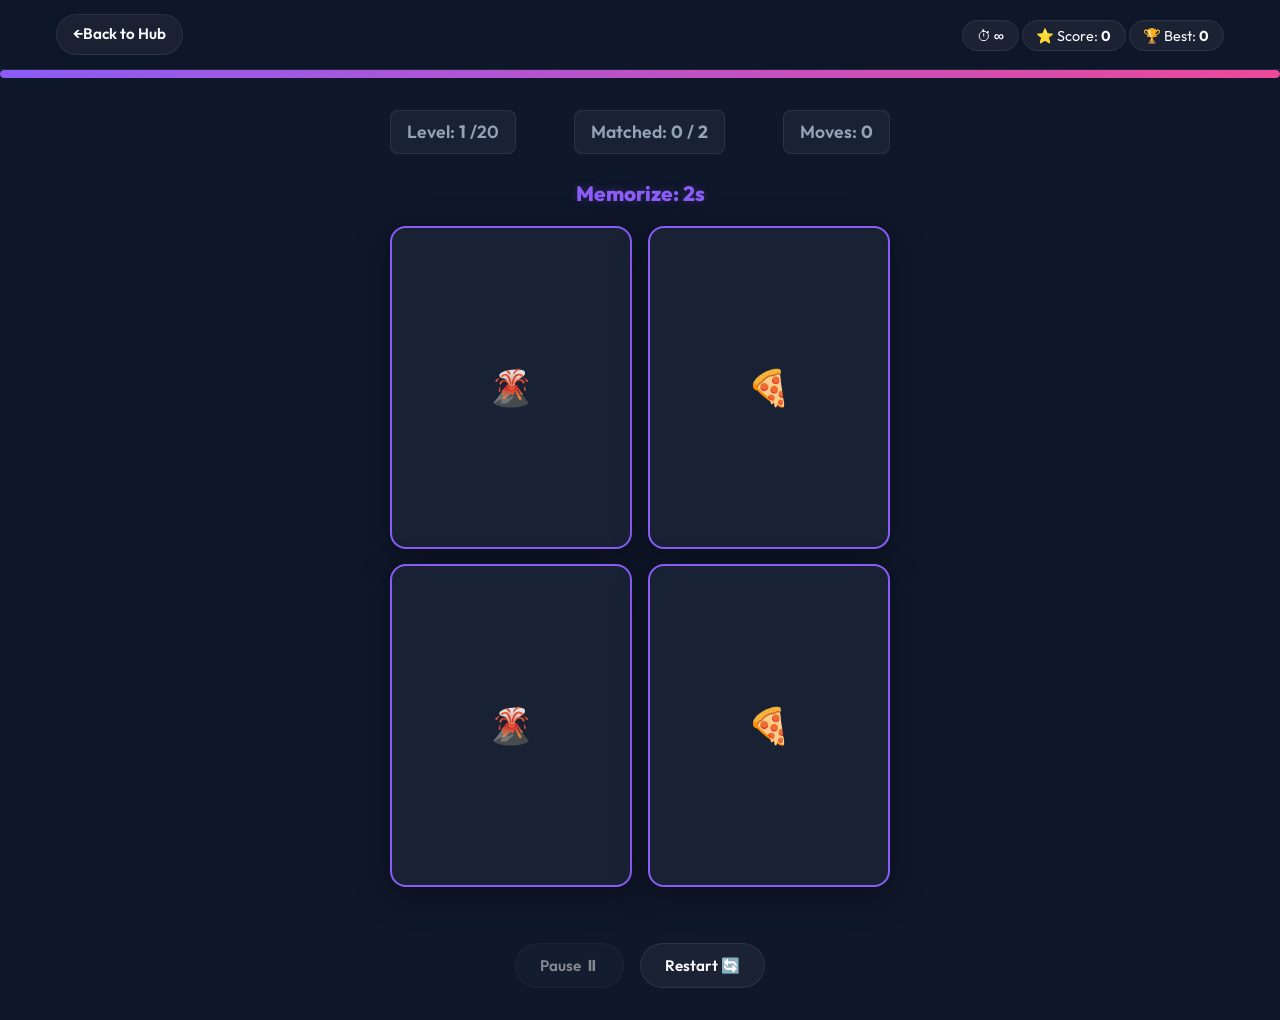
<file: sites/site-1-concentration-games/games/match-pairs/index.html>
<!DOCTYPE html>
<html lang="en">
<head>
  <meta charset="UTF-8">
  <meta name="viewport" content="width=device-width, initial-scale=1.0">
  <title>Match Pairs - MindCraft</title>
  <link rel="stylesheet" href="../../../../shared/css/design-tokens.css">
  <link rel="stylesheet" href="../../../../shared/css/components.css">
  <link rel="stylesheet" href="../../css/theme.css">
  <link rel="stylesheet" href="./css/style.css">
  <link rel="icon" type="image/png" href="../../../../shared/icons/icon-192.png">
  <link rel="apple-touch-icon" href="../../../../shared/icons/icon-192.png">
</head>
<body>

  <!-- Game Header -->
  <header class="glass-header">
    <div class="container header-nav">
      <a href="../../index.html" class="btn btn--secondary" style="padding: 0.5rem 1rem; min-height: auto;" title="Back to Hub">
        &larr; <span class="back-text">Back to Hub</span>
      </a>
      <div class="game-stats">
        <span class="stat-badge">⏱ <strong id="timer-val">00:00</strong></span>
        <span class="stat-badge">⭐ Score: <strong id="score-val">0</strong></span>
        <span class="stat-badge">🏆 Best: <strong id="high-score-val">0</strong></span>
      </div>
    </div>
  </header>

  <!-- Progress bar -->
  <div class="progress-container">
    <div id="timer-progress" class="progress-fill"></div>
  </div>

  <!-- Game Play Area -->
  <main class="container game-container">
    <div class="game-meta">
      <div class="meta-item">Level: <strong id="level-val">1</strong>/3</div>
      <div class="meta-item">Matched: <strong id="pairs-matched">0</strong>/<strong id="pairs-total">8</strong></div>
      <div class="meta-item">Moves: <strong id="moves-val">0</strong></div>
    </div>

    <!-- Status banner instructions -->
    <div id="game-status-banner" class="status-banner animate-pulse">Memorize the card layout!</div>

    <!-- Grid Area -->
    <div id="card-grid" class="card-grid">
      <!-- Cards generated by script.js -->
    </div>

    <!-- Actions -->
    <div class="game-actions" style="margin-top: var(--space-lg); display: flex; justify-content: center; gap: var(--space-md);">
      <button id="btn-pause" class="btn btn--secondary">Pause ⏸</button>
      <button id="btn-restart" class="btn btn--secondary">Restart 🔄</button>
    </div>
  </main>

  <!-- Modals & Overlays -->
  <!-- 1. Pause Overlay -->
  <div id="overlay-pause" class="overlay">
    <div class="glass-card modal-content">
      <h2 style="font-size: 2rem; margin-bottom: var(--space-md);">Game Paused</h2>
      <p style="color: var(--text-secondary); margin-bottom: var(--space-lg);">Your card matches are saved. Resume when ready!</p>
      <button id="btn-resume" class="btn btn--primary" style="width: 100%;">Resume Game</button>
    </div>
  </div>

  <!-- 2. Game Over Overlay -->
  <div id="overlay-gameover" class="overlay">
    <div class="glass-card modal-content">
      <h2 id="gameover-title" style="font-size: 2.2rem; margin-bottom: var(--space-md); color: var(--color-danger);">Time's Up!</h2>
      <p id="gameover-desc" style="color: var(--text-secondary); margin-bottom: var(--space-lg);">You ran out of time to match the cards. Try again!</p>
      <div style="background: rgba(255,255,255,0.03); border-radius: var(--radius-sm); padding: var(--space-md); margin-bottom: var(--space-lg); display: flex; justify-content: space-around;">
        <div>
          <span style="display:block; font-size:0.85rem; color:var(--text-muted);">Score</span>
          <strong id="final-score" style="font-size:1.5rem; color:var(--text-primary);">0</strong>
        </div>
        <div>
          <span style="display:block; font-size:0.85rem; color:var(--text-muted);">Best Score</span>
          <strong id="best-score" style="font-size:1.5rem; color:var(--theme-accent);">0</strong>
        </div>
      </div>
      <div style="display: flex; gap: var(--space-md);">
        <button id="btn-retry" class="btn btn--primary" style="flex: 1;">Play Again</button>
        <a href="../../index.html" class="btn btn--secondary" style="flex: 1;">Exit to Hub</a>
      </div>
    </div>
  </div>

  <!-- Core Scripts -->
  <script src="../../../../shared/js/game-engine.js"></script>
  <script src="./js/script.js"></script>
</body>
</html>
</file>
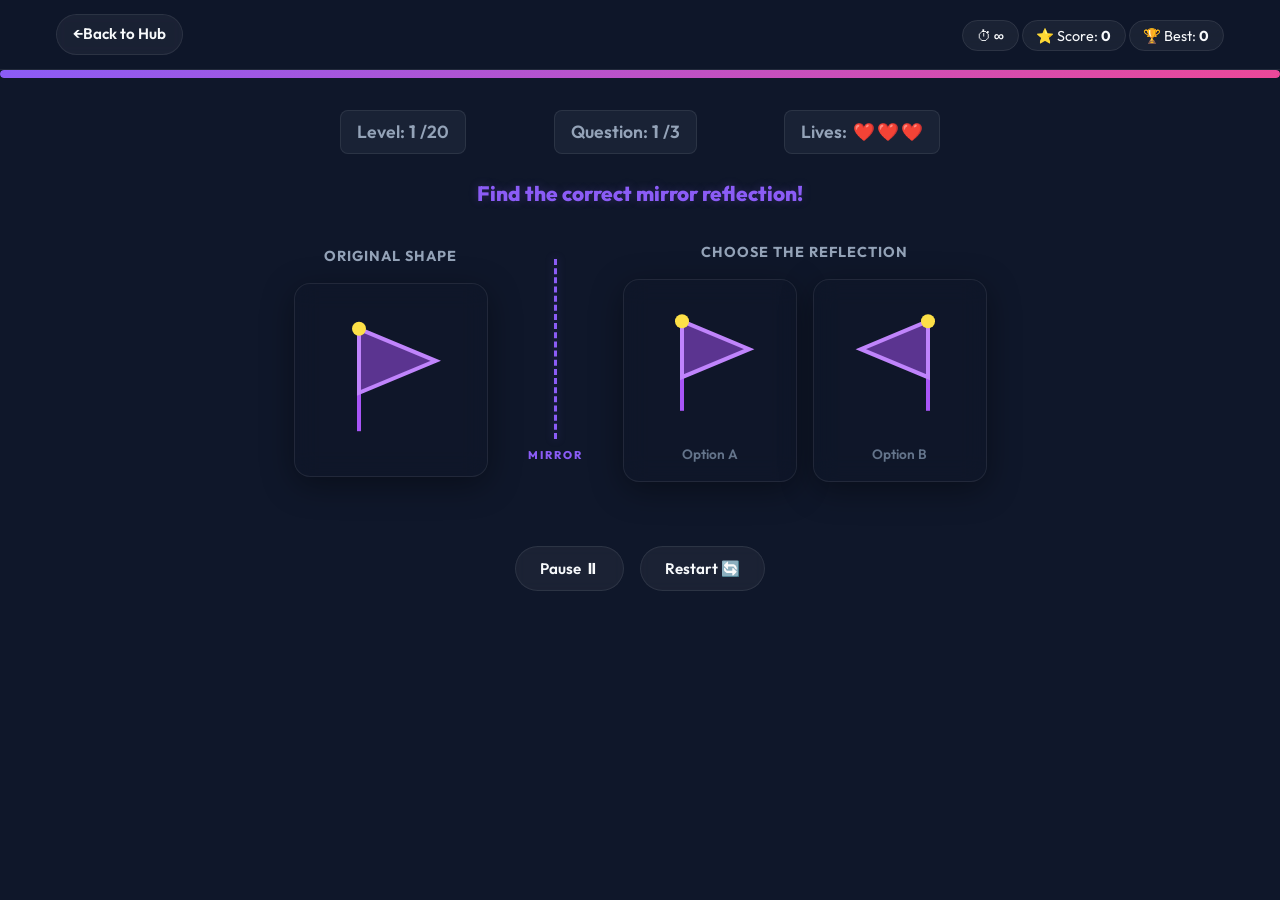
<file: sites/site-1-concentration-games/games/mirror-match/index.html>
<!DOCTYPE html>
<html lang="en">
<head>
  <meta charset="UTF-8">
  <meta name="viewport" content="width=device-width, initial-scale=1.0">
  <title>Mirror Match - MindCraft</title>
  <link rel="stylesheet" href="../../../../shared/css/design-tokens.css">
  <link rel="stylesheet" href="../../../../shared/css/components.css">
  <link rel="stylesheet" href="../../css/theme.css">
  <link rel="stylesheet" href="./css/style.css">
  <link rel="icon" type="image/png" href="../../../../shared/icons/icon-192.png">
  <link rel="apple-touch-icon" href="../../../../shared/icons/icon-192.png">
</head>
<body>

  <!-- Game Header -->
  <header class="glass-header">
    <div class="container header-nav">
      <a href="../../index.html" class="btn btn--secondary" style="padding: 0.5rem 1rem; min-height: auto;" title="Back to Hub">
        &larr; <span class="back-text">Back to Hub</span>
      </a>
      <div class="game-stats">
        <span class="stat-badge">⏱ <strong id="timer-val">00:00</strong></span>
        <span class="stat-badge">⭐ Score: <strong id="score-val">0</strong></span>
        <span class="stat-badge">🏆 Best: <strong id="high-score-val">0</strong></span>
      </div>
    </div>
  </header>

  <!-- Progress bar -->
  <div class="progress-container">
    <div id="timer-progress" class="progress-fill"></div>
  </div>

  <!-- Game Play Area -->
  <main class="container game-container">
    <div class="game-meta">
      <div class="meta-item">Level: <strong id="level-val">1</strong>/3</div>
      <div class="meta-item">Question: <strong id="question-index">1</strong>/3</div>
      <div class="meta-item" id="lives-container">Lives: <span id="lives-val"></span></div>
    </div>

    <!-- Status banner instructions -->
    <div id="game-status-banner" class="status-banner animate-pulse">Find the correct mirror reflection!</div>

    <!-- Layout board -->
    <div class="mirror-board">
      <!-- Target shape card -->
      <div class="board-column">
        <div class="shape-title">Original Shape</div>
        <div class="shape-card glass-card">
          <canvas id="target-canvas" width="160" height="160"></canvas>
        </div>
      </div>

      <!-- Mirror Line -->
      <div class="mirror-line-container">
        <div class="mirror-line"></div>
        <div class="mirror-label">MIRROR</div>
      </div>

      <!-- Choices Column -->
      <div class="board-column">
        <div class="shape-title font-primary">Choose the Reflection</div>
        <div class="choices-row">
          <!-- Choice A Card -->
          <div class="choice-card glass-card" id="choice-a" data-choice="A">
            <canvas id="choice-a-canvas" width="140" height="140"></canvas>
            <div class="choice-label">Option A</div>
          </div>
          <!-- Choice B Card -->
          <div class="choice-card glass-card" id="choice-b" data-choice="B">
            <canvas id="choice-b-canvas" width="140" height="140"></canvas>
            <div class="choice-label">Option B</div>
          </div>
        </div>
      </div>
    </div>

    <!-- Actions -->
    <div class="game-actions" style="margin-top: var(--space-xl); display: flex; justify-content: center; gap: var(--space-md);">
      <button id="btn-pause" class="btn btn--secondary">Pause ⏸</button>
      <button id="btn-restart" class="btn btn--secondary">Restart 🔄</button>
    </div>
  </main>

  <!-- Modals & Overlays -->
  <!-- 1. Pause Overlay -->
  <div id="overlay-pause" class="overlay">
    <div class="glass-card modal-content">
      <h2 style="font-size: 2rem; margin-bottom: var(--space-md);">Game Paused</h2>
      <p style="color: var(--text-secondary); margin-bottom: var(--space-lg);">Take your time, visualize the reflection when you are ready.</p>
      <button id="btn-resume" class="btn btn--primary" style="width: 100%;">Resume Game</button>
    </div>
  </div>

  <!-- 2. Game Over Overlay -->
  <div id="overlay-gameover" class="overlay">
    <div class="glass-card modal-content">
      <h2 id="gameover-title" style="font-size: 2.2rem; margin-bottom: var(--space-md); color: var(--color-danger);">Time's Up!</h2>
      <p id="gameover-desc" style="color: var(--text-secondary); margin-bottom: var(--space-lg);">You ran out of time or lives. Try again to boost your mental rotation skills!</p>
      <div style="background: rgba(255,255,255,0.03); border-radius: var(--radius-sm); padding: var(--space-md); margin-bottom: var(--space-lg); display: flex; justify-content: space-around;">
        <div>
          <span style="display:block; font-size:0.85rem; color:var(--text-muted);">Score</span>
          <strong id="final-score" style="font-size:1.5rem; color:var(--text-primary);">0</strong>
        </div>
        <div>
          <span style="display:block; font-size:0.85rem; color:var(--text-muted);">Best Score</span>
          <strong id="best-score" style="font-size:1.5rem; color:var(--theme-accent);">0</strong>
        </div>
      </div>
      <div style="display: flex; gap: var(--space-md);">
        <button id="btn-retry" class="btn btn--primary" style="flex: 1;">Play Again</button>
        <a href="../../index.html" class="btn btn--secondary" style="flex: 1;">Exit to Hub</a>
      </div>
    </div>
  </div>

  <!-- Core Scripts -->
  <script src="../../../../shared/js/game-engine.js"></script>
  <script src="./js/script.js"></script>
</body>
</html>
</file>
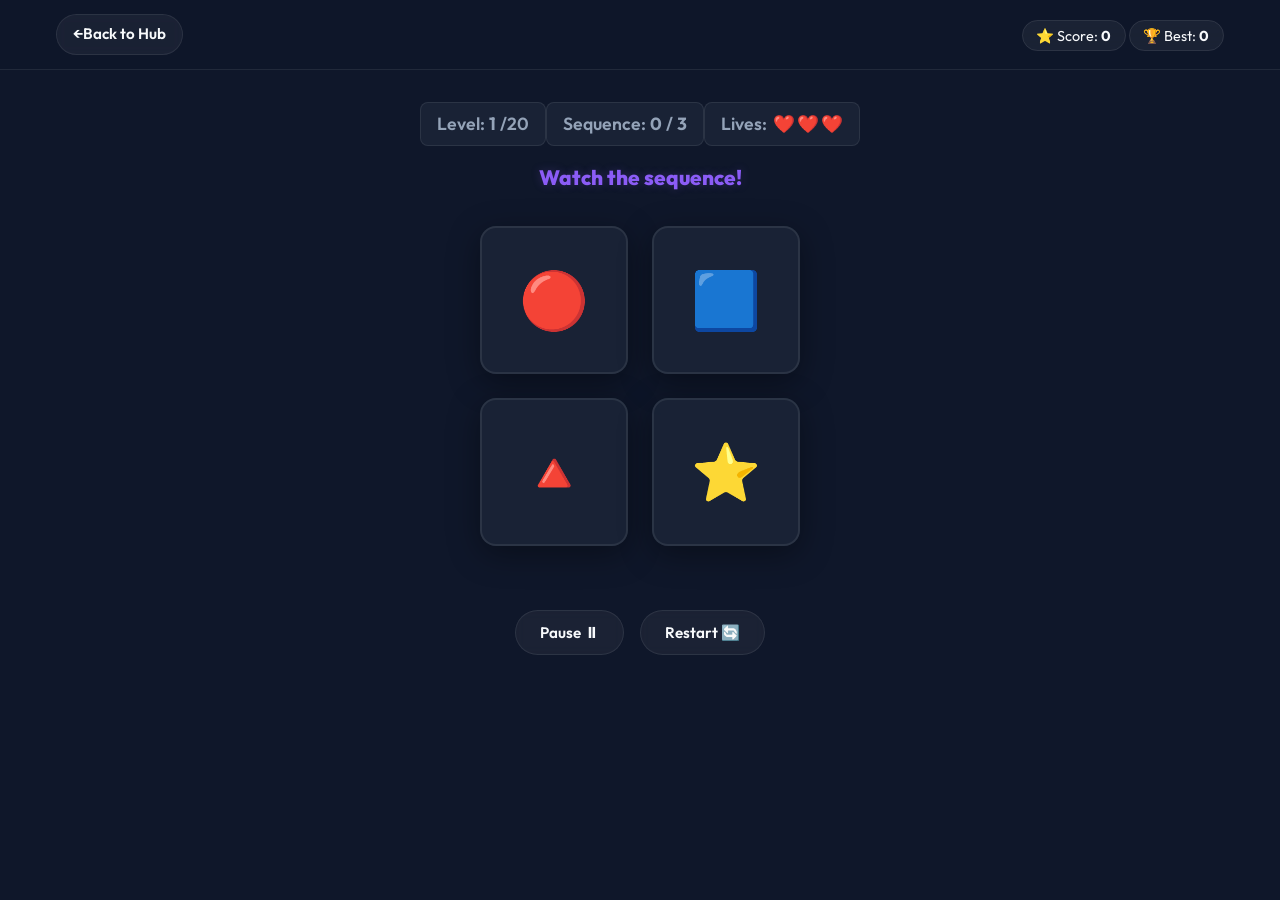
<file: sites/site-1-concentration-games/games/shape-follower/index.html>
<!DOCTYPE html>
<html lang="en">
<head>
  <meta charset="UTF-8">
  <meta name="viewport" content="width=device-width, initial-scale=1.0">
  <title>Shape Follower - MindCraft</title>
  <link rel="stylesheet" href="../../../../shared/css/design-tokens.css">
  <link rel="stylesheet" href="../../../../shared/css/components.css">
  <link rel="stylesheet" href="../../css/theme.css">
  <link rel="stylesheet" href="./css/style.css">
  <link rel="icon" type="image/png" href="../../../../shared/icons/icon-192.png">
  <link rel="apple-touch-icon" href="../../../../shared/icons/icon-192.png">
</head>
<body>

  <!-- Game Header -->
  <header class="glass-header">
    <div class="container header-nav">
      <a href="../../index.html" class="btn btn--secondary" style="padding: 0.5rem 1rem; min-height: auto;" title="Back to Hub">
        &larr; <span class="back-text">Back to Hub</span>
      </a>
      <div class="game-stats">
        <span class="stat-badge">⭐ Score: <strong id="score-val">0</strong></span>
        <span class="stat-badge">🏆 Best: <strong id="high-score-val">0</strong></span>
      </div>
    </div>
  </header>

  <!-- Game Play Area -->
  <main class="container game-container">
    <div class="game-meta">
      <div class="meta-item">Level: <strong id="level-val">1</strong>/3</div>
      <div class="meta-item">Sequence: <strong id="seq-current">0</strong>/<strong id="seq-target">5</strong></div>
      <div class="meta-item" id="lives-container">Lives: <span id="lives-val"></span></div>
    </div>

    <!-- Status banner instructions -->
    <div id="game-status-banner" class="status-banner animate-pulse">Watch the sequence!</div>

    <!-- Shapes Pad Grid -->
    <div id="shapes-grid" class="shapes-grid">
      <div class="shape-pad pad-red" data-index="0" id="pad-0">
        <div class="shape-symbol">🔴</div>
      </div>
      <div class="shape-pad pad-blue" data-index="1" id="pad-1">
        <div class="shape-symbol">🟦</div>
      </div>
      <div class="shape-pad pad-green" data-index="2" id="pad-2">
        <div class="shape-symbol">🔺</div>
      </div>
      <div class="shape-pad pad-yellow" data-index="3" id="pad-3">
        <div class="shape-symbol">⭐</div>
      </div>
    </div>

    <!-- Actions -->
    <div class="game-actions" style="margin-top: var(--space-xl); display: flex; justify-content: center; gap: var(--space-md);">
      <button id="btn-pause" class="btn btn--secondary">Pause ⏸</button>
      <button id="btn-restart" class="btn btn--secondary">Restart 🔄</button>
    </div>
  </main>

  <!-- Modals & Overlays -->
  <!-- 1. Pause Overlay -->
  <div id="overlay-pause" class="overlay">
    <div class="glass-card modal-content">
      <h2 style="font-size: 2rem; margin-bottom: var(--space-md);">Game Paused</h2>
      <p style="color: var(--text-secondary); margin-bottom: var(--space-lg);">Concentration is key to repeating sequences. Resume when ready.</p>
      <button id="btn-resume" class="btn btn--primary" style="width: 100%;">Resume Game</button>
    </div>
  </div>

  <!-- 2. Game Over Overlay -->
  <div id="overlay-gameover" class="overlay">
    <div class="glass-card modal-content">
      <h2 id="gameover-title" style="font-size: 2.2rem; margin-bottom: var(--space-md); color: var(--color-danger);">Sequence Broken!</h2>
      <p id="gameover-desc" style="color: var(--text-secondary); margin-bottom: var(--space-lg);">You repeated the sequence incorrectly. Let's try again!</p>
      <div style="background: rgba(255,255,255,0.03); border-radius: var(--radius-sm); padding: var(--space-md); margin-bottom: var(--space-lg); display: flex; justify-content: space-around;">
        <div>
          <span style="display:block; font-size:0.85rem; color:var(--text-muted);">Score</span>
          <strong id="final-score" style="font-size:1.5rem; color:var(--text-primary);">0</strong>
        </div>
        <div>
          <span style="display:block; font-size:0.85rem; color:var(--text-muted);">Best Score</span>
          <strong id="best-score" style="font-size:1.5rem; color:var(--theme-accent);">0</strong>
        </div>
      </div>
      <div style="display: flex; gap: var(--space-md);">
        <button id="btn-retry" class="btn btn--primary" style="flex: 1;">Play Again</button>
        <a href="../../index.html" class="btn btn--secondary" style="flex: 1;">Exit to Hub</a>
      </div>
    </div>
  </div>

  <!-- Core Scripts -->
  <script src="../../../../shared/js/game-engine.js"></script>
  <script src="./js/script.js"></script>
</body>
</html>
</file>
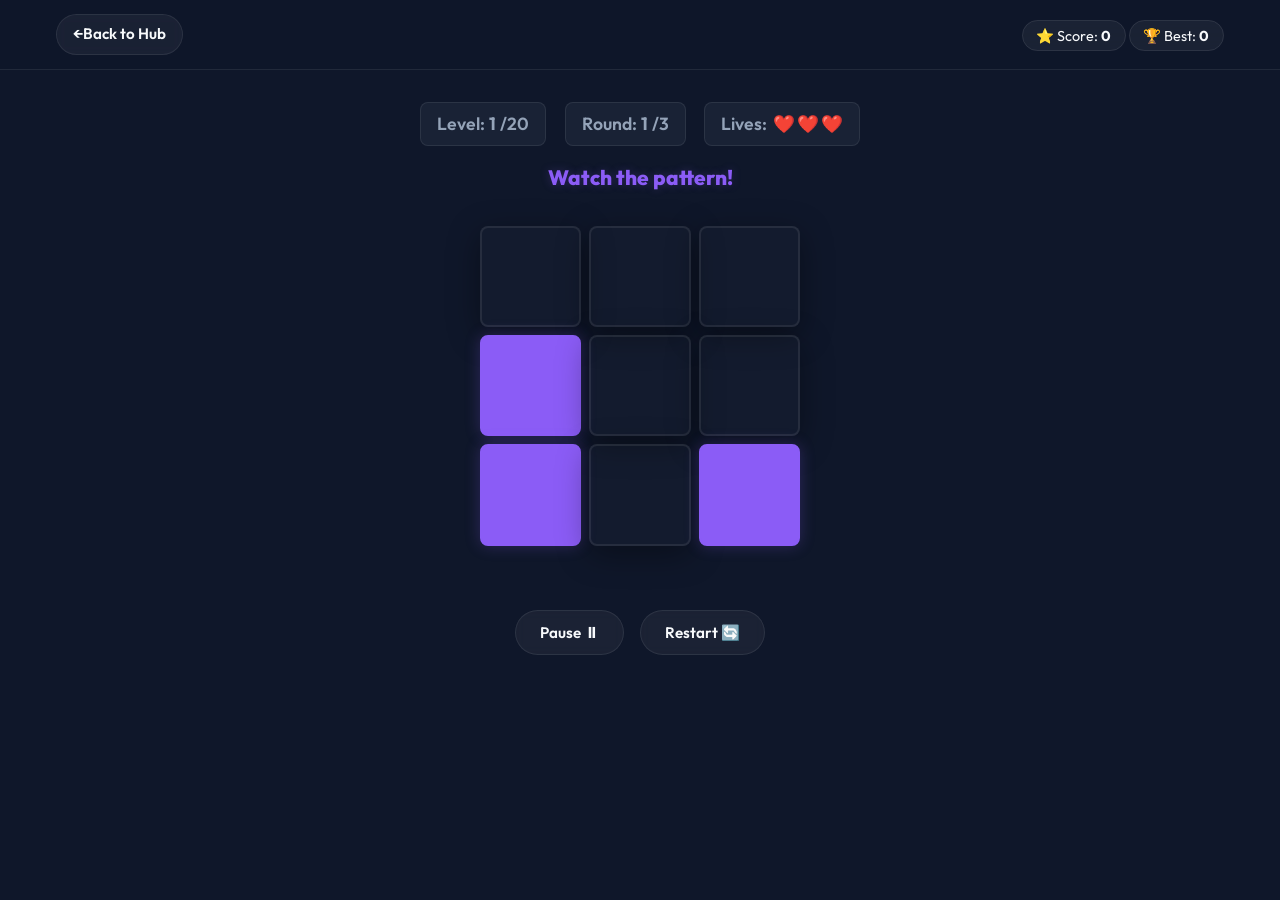
<file: sites/site-1-concentration-games/games/spatial-grid-memory/index.html>
<!DOCTYPE html>
<html lang="en">
<head>
  <meta charset="UTF-8">
  <meta name="viewport" content="width=device-width, initial-scale=1.0">
  <title>Spatial Grid Memory - MindCraft</title>
  <link rel="stylesheet" href="../../../../shared/css/design-tokens.css">
  <link rel="stylesheet" href="../../../../shared/css/components.css">
  <link rel="stylesheet" href="../../css/theme.css">
  <link rel="stylesheet" href="./css/style.css">
  <link rel="icon" type="image/png" href="../../../../shared/icons/icon-192.png">
  <link rel="apple-touch-icon" href="../../../../shared/icons/icon-192.png">
</head>
<body>

  <!-- Game Header -->
  <header class="glass-header">
    <div class="container header-nav">
      <a href="../../index.html" class="btn btn--secondary" style="padding: 0.5rem 1rem; min-height: auto;" title="Back to Hub">
        &larr; <span class="back-text">Back to Hub</span>
      </a>
      <div class="game-stats">
        <span class="stat-badge">⭐ Score: <strong id="score-val">0</strong></span>
        <span class="stat-badge">🏆 Best: <strong id="high-score-val">0</strong></span>
      </div>
    </div>
  </header>

  <!-- Game Play Area -->
  <main class="container game-container">
    <div class="game-meta">
      <div class="meta-item">Level: <strong id="level-val">1</strong>/3</div>
      <div class="meta-item">Round: <strong id="round-index">1</strong>/3</div>
      <div class="meta-item" id="lives-container">Lives: <span id="lives-val"></span></div>
    </div>

    <!-- Status banner instructions -->
    <div id="game-status-banner" class="status-banner animate-pulse">Watch the cells light up!</div>

    <!-- Grid Container -->
    <div id="spatial-grid" class="spatial-grid">
      <!-- Grid items dynamically generated -->
    </div>

    <!-- Actions -->
    <div class="game-actions" style="margin-top: var(--space-xl); display: flex; justify-content: center; gap: var(--space-md);">
      <button id="btn-pause" class="btn btn--secondary">Pause ⏸</button>
      <button id="btn-restart" class="btn btn--secondary">Restart 🔄</button>
    </div>
  </main>

  <!-- Modals & Overlays -->
  <!-- 1. Pause Overlay -->
  <div id="overlay-pause" class="overlay">
    <div class="glass-card modal-content">
      <h2 style="font-size: 2rem; margin-bottom: var(--space-md);">Game Paused</h2>
      <p style="color: var(--text-secondary); margin-bottom: var(--space-lg);">Spatial positioning requires quiet focus. Resume when ready.</p>
      <button id="btn-resume" class="btn btn--primary" style="width: 100%;">Resume Game</button>
    </div>
  </div>

  <!-- 2. Game Over Overlay -->
  <div id="overlay-gameover" class="overlay">
    <div class="glass-card modal-content">
      <h2 id="gameover-title" style="font-size: 2.2rem; margin-bottom: var(--space-md); color: var(--color-danger);">Pattern Missed!</h2>
      <p id="gameover-desc" style="color: var(--text-secondary); margin-bottom: var(--space-lg);">You clicked the wrong cell position. Let's try again!</p>
      <div style="background: rgba(255,255,255,0.03); border-radius: var(--radius-sm); padding: var(--space-md); margin-bottom: var(--space-lg); display: flex; justify-content: space-around;">
        <div>
          <span style="display:block; font-size:0.85rem; color:var(--text-muted);">Score</span>
          <strong id="final-score" style="font-size:1.5rem; color:var(--text-primary);">0</strong>
        </div>
        <div>
          <span style="display:block; font-size:0.85rem; color:var(--text-muted);">Best Score</span>
          <strong id="best-score" style="font-size:1.5rem; color:var(--theme-accent);">0</strong>
        </div>
      </div>
      <div style="display: flex; gap: var(--space-md);">
        <button id="btn-retry" class="btn btn--primary" style="flex: 1;">Play Again</button>
        <a href="../../index.html" class="btn btn--secondary" style="flex: 1;">Exit to Hub</a>
      </div>
    </div>
  </div>

  <!-- Core Scripts -->
  <script src="../../../../shared/js/game-engine.js"></script>
  <script src="./js/script.js"></script>
</body>
</html>
</file>
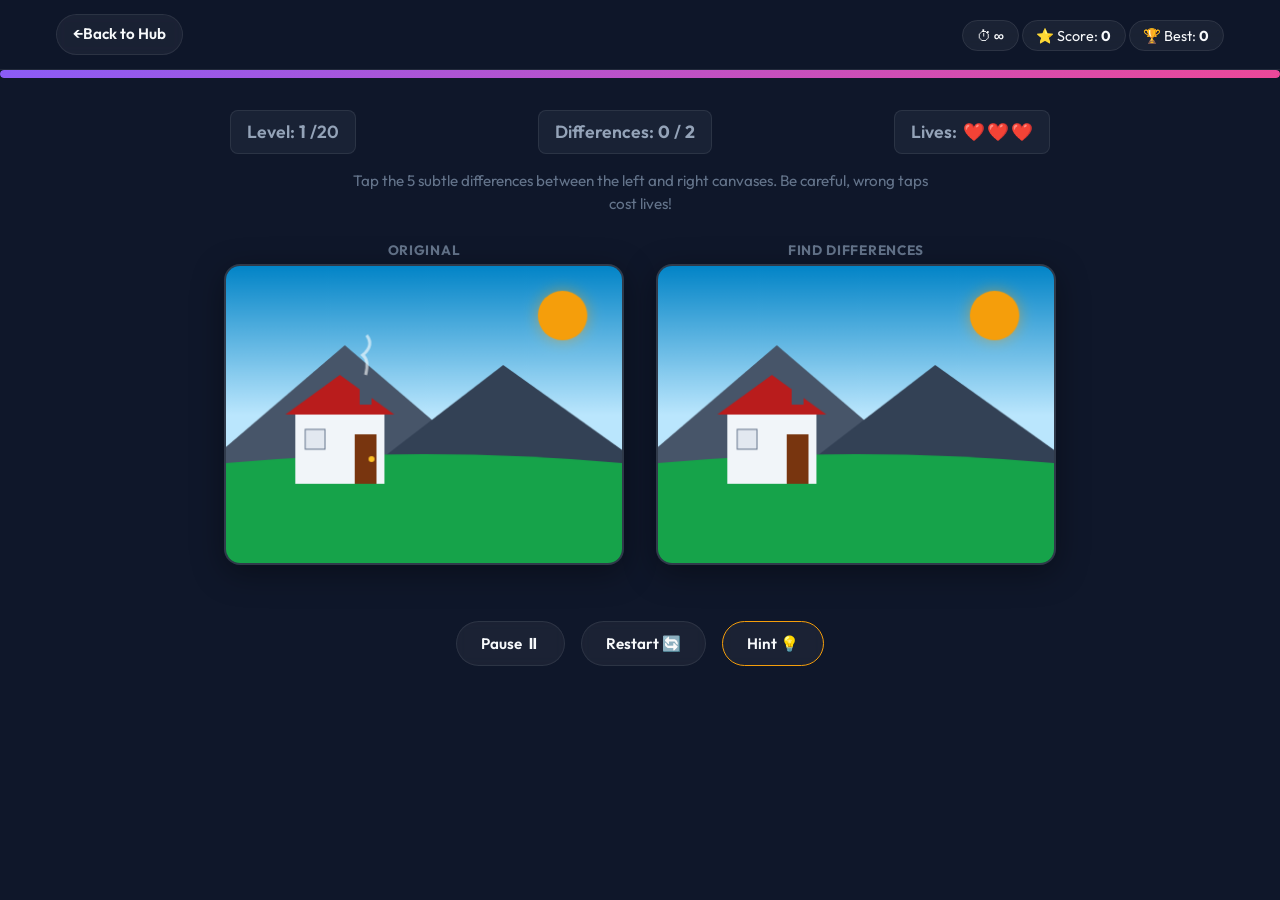
<file: sites/site-1-concentration-games/games/spot-difference/index.html>
<!DOCTYPE html>
<html lang="en">
<head>
  <meta charset="UTF-8">
  <meta name="viewport" content="width=device-width, initial-scale=1.0">
  <title>Spot the Difference - MindCraft</title>
  <link rel="stylesheet" href="../../../../shared/css/design-tokens.css">
  <link rel="stylesheet" href="../../../../shared/css/components.css">
  <link rel="stylesheet" href="../../css/theme.css">
  <link rel="stylesheet" href="./css/style.css">
  <link rel="icon" type="image/png" href="../../../../shared/icons/icon-192.png">
  <link rel="apple-touch-icon" href="../../../../shared/icons/icon-192.png">
</head>
<body>

  <!-- Game Header -->
  <header class="glass-header">
    <div class="container header-nav">
      <a href="../../index.html" class="btn btn--secondary" style="padding: 0.5rem 1rem; min-height: auto;" title="Back to Hub">
        &larr; <span class="back-text">Back to Hub</span>
      </a>
      <div class="game-stats">
        <span class="stat-badge">⏱ <strong id="timer-val">01:00</strong></span>
        <span class="stat-badge">⭐ Score: <strong id="score-val">0</strong></span>
        <span class="stat-badge">🏆 Best: <strong id="high-score-val">0</strong></span>
      </div>
    </div>
  </header>

  <!-- Progress bar -->
  <div class="progress-container">
    <div id="timer-progress" class="progress-fill"></div>
  </div>

  <!-- Game Play Area -->
  <main class="container game-container">
    <div class="game-meta">
      <div class="meta-item">Level: <strong id="level-val">1</strong>/3</div>
      <div class="meta-item">Differences: <strong id="diff-found">0</strong>/<strong id="diff-total">5</strong></div>
      <div class="meta-item" id="lives-container">Lives: <span id="lives-val"></span></div>
    </div>

    <!-- Instructions / Scene details -->
    <p class="game-instruction">Tap the 5 subtle differences between the left and right canvases. Be careful, wrong taps cost lives!</p>

    <!-- Side-by-Side Canvas Container -->
    <div class="canvas-wrapper">
      <div class="canvas-box">
        <span class="canvas-label">Original</span>
        <canvas id="canvas-left" width="400" height="300"></canvas>
      </div>
      <div class="canvas-box">
        <span class="canvas-label">Find Differences</span>
        <canvas id="canvas-right" width="400" height="300"></canvas>
      </div>
    </div>

    <!-- Actions -->
    <div class="game-actions" style="margin-top: var(--space-lg); display: flex; justify-content: center; gap: var(--space-md); flex-wrap: wrap;">
      <button id="btn-pause" class="btn btn--secondary">Pause ⏸</button>
      <button id="btn-restart" class="btn btn--secondary">Restart 🔄</button>
      <button id="btn-hint" class="btn btn--secondary" style="border-color: var(--color-warning);">Hint 💡</button>
      <button id="btn-side-by-side" class="btn btn--secondary sbs-toggle" title="Toggle side-by-side view">Side by Side 🔲</button>
    </div>
  </main>

  <!-- Modals & Overlays -->
  <!-- 1. Pause Overlay -->
  <div id="overlay-pause" class="overlay">
    <div class="glass-card modal-content">
      <h2 style="font-size: 2rem; margin-bottom: var(--space-md);">Game Paused</h2>
      <p style="color: var(--text-secondary); margin-bottom: var(--space-lg);">Take a breath, then jump right back in!</p>
      <button id="btn-resume" class="btn btn--primary" style="width: 100%;">Resume Game</button>
    </div>
  </div>

  <!-- 2. Game Over Overlay -->
  <div id="overlay-gameover" class="overlay">
    <div class="glass-card modal-content">
      <h2 id="gameover-title" style="font-size: 2.2rem; margin-bottom: var(--space-md); color: var(--color-danger);">Time's Up!</h2>
      <p id="gameover-desc" style="color: var(--text-secondary); margin-bottom: var(--space-lg);">You ran out of time. Let's try again to sharpen your focus!</p>
      <div style="background: rgba(255,255,255,0.03); border-radius: var(--radius-sm); padding: var(--space-md); margin-bottom: var(--space-lg); display: flex; justify-content: space-around;">
        <div>
          <span style="display:block; font-size:0.85rem; color:var(--text-muted);">Score</span>
          <strong id="final-score" style="font-size:1.5rem; color:var(--text-primary);">0</strong>
        </div>
        <div>
          <span style="display:block; font-size:0.85rem; color:var(--text-muted);">Best Score</span>
          <strong id="best-score" style="font-size:1.5rem; color:var(--theme-accent);">0</strong>
        </div>
      </div>
      <div style="display: flex; gap: var(--space-md);">
        <button id="btn-retry" class="btn btn--primary" style="flex: 1;">Play Again</button>
        <a href="../../index.html" class="btn btn--secondary" style="flex: 1;">Exit to Hub</a>
      </div>
    </div>
  </div>

  <!-- Core Scripts -->
  <script src="../../../../shared/js/game-engine.js"></script>
  <script src="./js/script.js"></script>
</body>
</html>
</file>
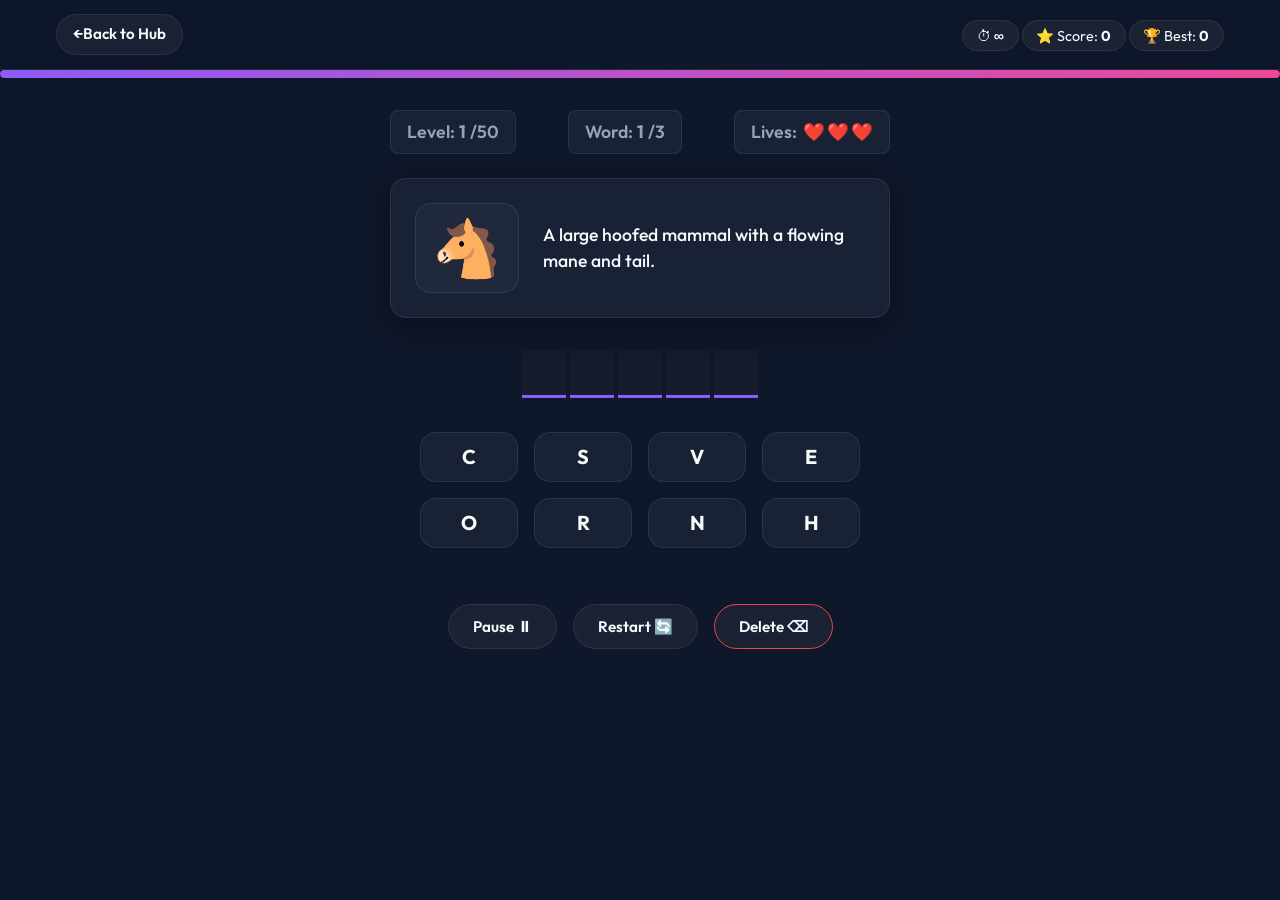
<file: sites/site-1-concentration-games/games/word-finder/index.html>
<!DOCTYPE html>
<html lang="en">
<head>
  <meta charset="UTF-8">
  <meta name="viewport" content="width=device-width, initial-scale=1.0">
  <title>Word Finder - MindCraft</title>
  <link rel="stylesheet" href="../../../../shared/css/design-tokens.css">
  <link rel="stylesheet" href="../../../../shared/css/components.css">
  <link rel="stylesheet" href="../../css/theme.css">
  <link rel="stylesheet" href="./css/style.css">
  <link rel="icon" type="image/png" href="../../../../shared/icons/icon-192.png">
  <link rel="apple-touch-icon" href="../../../../shared/icons/icon-192.png">
</head>
<body>

  <!-- Game Header -->
  <header class="glass-header">
    <div class="container header-nav">
      <a href="../../index.html" class="btn btn--secondary" style="padding: 0.5rem 1rem; min-height: auto;" title="Back to Hub">
        &larr; <span class="back-text">Back to Hub</span>
      </a>
      <div class="game-stats">
        <span class="stat-badge">⏱ <strong id="timer-val">01:00</strong></span>
        <span class="stat-badge">⭐ Score: <strong id="score-val">0</strong></span>
        <span class="stat-badge">🏆 Best: <strong id="high-score-val">0</strong></span>
      </div>
    </div>
  </header>

  <!-- Progress bar -->
  <div class="progress-container">
    <div id="timer-progress" class="progress-fill"></div>
  </div>

  <!-- Game Play Area -->
  <main class="container game-container">
    <div class="game-meta">
      <div class="meta-item">Level: <strong id="level-val">1</strong>/3</div>
      <div class="meta-item">Word: <strong id="word-index">1</strong>/3</div>
      <div class="meta-item" id="lives-container">Lives: <span id="lives-val"></span></div>
    </div>

    <!-- Clue display area -->
    <div class="clue-card glass-card">
      <div id="clue-visual" class="clue-visual">🍎</div>
      <div id="clue-text" class="clue-text">A sweet red crunchy fruit.</div>
    </div>

    <!-- Letter Slots (Display spelling progress) -->
    <div id="slots-container" class="slots-container">
      <!-- _ _ _ _ _ generated dynamically -->
    </div>

    <!-- Keyboard / Letters Grid -->
    <div id="letters-grid" class="letters-grid">
      <!-- Letter bubbles generated dynamically -->
    </div>

    <!-- Actions -->
    <div class="game-actions" style="margin-top: var(--space-lg); display: flex; justify-content: center; gap: var(--space-md);">
      <button id="btn-pause" class="btn btn--secondary">Pause ⏸</button>
      <button id="btn-restart" class="btn btn--secondary">Restart 🔄</button>
      <button id="btn-clear" class="btn btn--secondary" style="border-color: var(--color-danger);">Delete ⌫</button>
    </div>
  </main>

  <!-- Modals & Overlays -->
  <!-- 1. Pause Overlay -->
  <div id="overlay-pause" class="overlay">
    <div class="glass-card modal-content">
      <h2 style="font-size: 2rem; margin-bottom: var(--space-md);">Game Paused</h2>
      <p style="color: var(--text-secondary); margin-bottom: var(--space-lg);">Keep spelling! Resume when you're ready.</p>
      <button id="btn-resume" class="btn btn--primary" style="width: 100%;">Resume Game</button>
    </div>
  </div>

  <!-- 2. Game Over Overlay -->
  <div id="overlay-gameover" class="overlay">
    <div class="glass-card modal-content">
      <h2 id="gameover-title" style="font-size: 2.2rem; margin-bottom: var(--space-md); color: var(--color-danger);">Time's Up!</h2>
      <p id="gameover-desc" style="color: var(--text-secondary); margin-bottom: var(--space-lg);">You ran out of time. Try again to sharpen your vocabulary!</p>
      <div style="background: rgba(255,255,255,0.03); border-radius: var(--radius-sm); padding: var(--space-md); margin-bottom: var(--space-lg); display: flex; justify-content: space-around;">
        <div>
          <span style="display:block; font-size:0.85rem; color:var(--text-muted);">Score</span>
          <strong id="final-score" style="font-size:1.5rem; color:var(--text-primary);">0</strong>
        </div>
        <div>
          <span style="display:block; font-size:0.85rem; color:var(--text-muted);">Best Score</span>
          <strong id="best-score" style="font-size:1.5rem; color:var(--theme-accent);">0</strong>
        </div>
      </div>
      <div style="display: flex; gap: var(--space-md);">
        <button id="btn-retry" class="btn btn--primary" style="flex: 1;">Play Again</button>
        <a href="../../index.html" class="btn btn--secondary" style="flex: 1;">Exit to Hub</a>
      </div>
    </div>
  </div>

  <!-- Core Scripts -->
  <script src="../../../../shared/js/game-engine.js"></script>
  <script src="./js/script.js"></script>
</body>
</html>
</file>
<file: shared/css/design-tokens.css>
/* MindCraft Games - Design Tokens */
@import url('https://fonts.googleapis.com/css2?family=Outfit:wght@300;400;500;600;700;800&display=swap');

:root {
  /* Fonts */
  --font-family: 'Outfit', -apple-system, BlinkMacSystemFont, 'Segoe UI', Roboto, Oxygen, Ubuntu, Cantarell, sans-serif;
  
  /* Shared Base Color Palette (Dark Mode First) */
  --bg-dark: #0f172a;
  --bg-dark-secondary: #1e293b;
  --bg-dark-accent: #334155;
  
  --text-primary: #f8fafc;
  --text-secondary: #94a3b8;
  --text-muted: #64748b;
  
  --glass-bg: rgba(30, 41, 59, 0.7);
  --glass-border: rgba(255, 255, 255, 0.08);
  --glass-border-focus: rgba(255, 255, 255, 0.2);
  --glass-glow: 0 8px 32px 0 rgba(0, 0, 0, 0.37);
  
  /* Functional Colors */
  --color-success: #10b981;
  --color-success-glow: rgba(16, 185, 129, 0.15);
  --color-warning: #f59e0b;
  --color-danger: #ef4444;
  --color-danger-glow: rgba(239, 68, 68, 0.15);
  --color-info: #06b6d4;
  
  /* Space Scale */
  --space-xs: 0.25rem;
  --space-sm: 0.5rem;
  --space-md: 1rem;
  --space-lg: 1.5rem;
  --space-xl: 2rem;
  --space-2xl: 3rem;
  
  /* Border Radius */
  --radius-xs: 0.25rem;
  --radius-sm: 0.5rem;
  --radius-md: 1rem;
  --radius-lg: 1.5rem;
  --radius-xl: 2rem;
  --radius-round: 9999px;
  
  /* Transition Speeds */
  --transition-fast: 150ms cubic-bezier(0.4, 0, 0.2, 1);
  --transition-normal: 300ms cubic-bezier(0.4, 0, 0.2, 1);
  --transition-slow: 500ms cubic-bezier(0.4, 0, 0.2, 1);
  
  /* Accent Color (Overwritten by per-site themes) */
  --theme-accent: #8b5cf6;
  --theme-accent-hover: #a78bfa;
  --theme-accent-glow: rgba(139, 92, 246, 0.3);
  --theme-gradient: linear-gradient(135deg, #8b5cf6 0%, #d946ef 100%);
}

/* Base Styles & Reset */
*, *::before, *::after {
  box-sizing: border-box;
  margin: 0;
  padding: 0;
}

body {
  font-family: var(--font-family);
  background-color: var(--bg-dark);
  color: var(--text-primary);
  line-height: 1.5;
  overflow-x: hidden;
  -webkit-font-smoothing: antialiased;
  -moz-osx-font-smoothing: grayscale;
  user-select: none;
  -webkit-user-select: none;
  -moz-user-select: none;
  -ms-user-select: none;
}

/* Custom Scrollbar */
::-webkit-scrollbar {
  width: 8px;
  height: 8px;
}

::-webkit-scrollbar-track {
  background: var(--bg-dark);
}

::-webkit-scrollbar-thumb {
  background: var(--bg-dark-accent);
  border-radius: var(--radius-sm);
}

::-webkit-scrollbar-thumb:hover {
  background: var(--text-muted);
}
</file>
<file: shared/css/components.css>
/* MindCraft Games - Reusable UI Components */

/* Layout & Containers */
.container {
  width: 100%;
  max-width: 1200px;
  margin: 0 auto;
  padding: 0 var(--space-md);
}

/* Glassmorphism Card Base */
.glass-card {
  background: var(--glass-bg);
  border: 1px solid var(--glass-border);
  backdrop-filter: blur(12px);
  -webkit-backdrop-filter: blur(12px);
  border-radius: var(--radius-md);
  box-shadow: var(--glass-glow);
  padding: var(--space-lg);
  transition: border-color var(--transition-normal), transform var(--transition-normal), box-shadow var(--transition-normal);
}

.glass-card--interactive:hover {
  border-color: var(--glass-border-focus);
  transform: translateY(-4px);
  box-shadow: 0 12px 40px 0 rgba(0, 0, 0, 0.5), 0 0 15px 0 var(--theme-accent-glow);
}

/* Buttons */
.btn {
  display: inline-flex;
  align-items: center;
  justify-content: center;
  font-family: var(--font-family);
  font-weight: 600;
  font-size: 0.95rem;
  padding: 0.75rem 1.5rem;
  border-radius: var(--radius-round);
  border: none;
  cursor: pointer;
  outline: none;
  text-decoration: none;
  transition: transform var(--transition-fast), background-color var(--transition-fast), box-shadow var(--transition-fast), border-color var(--transition-fast);
  user-select: none;
  min-height: 44px;
  touch-action: manipulation;
}

.btn:active {
  transform: scale(0.96);
}

.btn--primary {
  background: var(--theme-gradient);
  color: var(--text-primary);
  box-shadow: 0 4px 15px var(--theme-accent-glow);
}

.btn--primary:hover {
  box-shadow: 0 6px 20px var(--theme-accent-glow), 0 0 8px #fff rgba(255,255,255,0.2);
  filter: brightness(1.1);
}

.btn--secondary {
  background: rgba(255, 255, 255, 0.05);
  border: 1px solid var(--glass-border);
  color: var(--text-primary);
  backdrop-filter: blur(4px);
}

.btn--secondary:hover {
  background: rgba(255, 255, 255, 0.1);
  border-color: var(--glass-border-focus);
}

.btn--icon {
  width: 44px;
  height: 44px;
  padding: 0;
  border-radius: 50%;
}

/* Header & Navigation */
.glass-header {
  position: sticky;
  top: 0;
  z-index: 100;
  background: rgba(15, 23, 42, 0.75);
  border-bottom: 1px solid var(--glass-border);
  backdrop-filter: blur(20px);
  -webkit-backdrop-filter: blur(20px);
  height: 70px;
  display: flex;
  align-items: center;
}

.header-nav {
  display: flex;
  justify-content: space-between;
  align-items: center;
  width: 100%;
}

.header-logo {
  font-size: 1.5rem;
  font-weight: 800;
  background: var(--theme-gradient);
  -webkit-background-clip: text;
  -webkit-text-fill-color: transparent;
  text-decoration: none;
  display: flex;
  align-items: center;
  gap: var(--space-xs);
}

/* Modals & Overlays */
.overlay {
  position: fixed;
  top: 0;
  left: 0;
  width: 100vw;
  height: 100vh;
  background: rgba(15, 23, 42, 0.85);
  backdrop-filter: blur(8px);
  -webkit-backdrop-filter: blur(8px);
  z-index: 1000;
  display: flex;
  align-items: center;
  justify-content: center;
  opacity: 0;
  pointer-events: none;
  transition: opacity var(--transition-normal);
}

.overlay--active {
  opacity: 1;
  pointer-events: auto;
}

.modal-content {
  width: 90%;
  max-width: 500px;
  text-align: center;
  transform: translateY(20px);
  transition: transform var(--transition-normal);
}

.overlay--active .modal-content {
  transform: translateY(0);
}

/* Progress bar & Timers */
.progress-container {
  width: 100%;
  height: 8px;
  background: rgba(255, 255, 255, 0.05);
  border-radius: var(--radius-round);
  overflow: hidden;
}

.progress-fill {
  height: 100%;
  width: 100%;
  background: var(--theme-gradient);
  border-radius: var(--radius-round);
  transition: width 100ms linear;
}

/* Animations */
@keyframes pulse {
  0%, 100% { transform: scale(1); opacity: 1; }
  50% { transform: scale(1.05); opacity: 0.8; }
}

@keyframes float {
  0%, 100% { transform: translateY(0); }
  50% { transform: translateY(-6px); }
}

.animate-pulse {
  animation: pulse 2s infinite ease-in-out;
}

.animate-float {
  animation: float 3s infinite ease-in-out;
}

/* =========================================
   MOBILE RESPONSIVE FOUNDATION (≤ 480px)
   ========================================= */
@media (max-width: 480px) {
  /* Compact header */
  .glass-header {
    height: 52px;
  }

  .header-nav .btn--secondary {
    font-size: 0.95rem;
    padding: 0.35rem 0.6rem;
    min-height: 36px;
  }

  .back-text {
    display: none;
  }

  /* Compact stat badges in header */
  .game-stats {
    display: flex;
    gap: 0.25rem;
    align-items: center;
    flex-wrap: nowrap;
  }

  .stat-badge {
    font-size: 0.7rem;
    padding: 0.2rem 0.5rem;
    white-space: nowrap;
  }

  /* Compact game meta — horizontal row with wrap */
  .game-meta {
    flex-direction: row !important;
    flex-wrap: wrap;
    gap: 0.3rem !important;
    align-items: center !important;
    justify-content: center !important;
    margin-bottom: 0.5rem !important;
  }

  .meta-item {
    flex: 0 1 auto;
    font-size: 0.8rem !important;
    padding: 0.3rem 0.6rem !important;
    justify-content: center;
    white-space: nowrap;
  }

  /* Tighter game container padding */
  .game-container {
    padding: 0.75rem 0.5rem !important;
  }

  /* Compact game actions */
  .game-actions {
    gap: 0.4rem !important;
    margin-top: 0.5rem !important;
  }

  .game-actions .btn {
    font-size: 0.8rem;
    padding: 0.4rem 0.8rem;
    min-height: 40px;
  }

  /* Smaller instruction text */
  .game-instruction {
    font-size: 0.8rem;
    margin-bottom: 0.5rem;
  }

  /* Compact overlay modal */
  .modal-content {
    width: 95%;
  }

  .modal-content h2 {
    font-size: 1.5rem !important;
  }

  /* Compact progress bar */
  .progress-container {
    height: 5px;
  }
}
</file>
<file: css/main-hub.css>
/* MindCraft Games - Main Hub Style */

.portal-container {
  max-width: 1200px;
  margin: 0 auto;
  padding: var(--space-2xl) var(--space-md);
  display: flex;
  flex-direction: column;
  align-items: center;
}

/* Header Section */
.portal-header {
  text-align: center;
  margin-bottom: var(--space-2xl);
  max-width: 800px;
  position: relative;
}

.portal-logo {
  font-size: 3.5rem;
  font-weight: 800;
  letter-spacing: -1px;
  background: linear-gradient(135deg, #a78bfa 0%, #ec4899 50%, #3b82f6 100%);
  -webkit-background-clip: text;
  -webkit-text-fill-color: transparent;
  margin-bottom: var(--space-xs);
  filter: drop-shadow(0 0 15px rgba(168, 85, 247, 0.2));
}

.portal-tagline {
  font-size: 1.25rem;
  color: var(--text-secondary);
  font-weight: 400;
  margin-bottom: var(--space-lg);
}

/* Stats grid */
.portal-stats {
  display: flex;
  gap: var(--space-md);
  margin-bottom: var(--space-xl);
  justify-content: center;
  flex-wrap: wrap;
}

.stat-card {
  background: var(--glass-bg);
  border: 1px solid var(--glass-border);
  padding: 0.75rem 1.5rem;
  border-radius: var(--radius-md);
  box-shadow: var(--glass-glow);
  display: flex;
  align-items: center;
  gap: var(--space-sm);
}

.stat-val {
  font-size: 1.4rem;
  font-weight: 700;
  color: var(--text-primary);
}

.stat-lbl {
  font-size: 0.85rem;
  color: var(--text-secondary);
  text-transform: uppercase;
  letter-spacing: 1px;
}

/* Categories Grid */
.categories-grid {
  display: grid;
  grid-template-columns: repeat(auto-fill, minmax(280px, 1fr));
  gap: var(--space-lg);
  width: 100%;
}

/* Category Card */
.category-card {
  display: flex;
  flex-direction: column;
  padding: var(--space-lg);
  position: relative;
  overflow: hidden;
  transition: all var(--transition-normal);
  background: rgba(30, 41, 59, 0.4);
}

.category-card::before {
  content: '';
  position: absolute;
  top: 0;
  left: 0;
  width: 4px;
  height: 100%;
  background: var(--card-accent, var(--theme-accent));
}

.category-card:hover {
  transform: translateY(-5px);
  background: rgba(30, 41, 59, 0.6);
  border-color: var(--card-accent, var(--theme-accent));
  box-shadow: 0 10px 25px -10px var(--card-glow, var(--theme-accent-glow));
}

.category-icon {
  font-size: 2.2rem;
  margin-bottom: var(--space-sm);
  display: inline-block;
}

.category-title {
  font-size: 1.35rem;
  font-weight: 700;
  margin-bottom: var(--space-xs);
  color: var(--text-primary);
}

.category-desc {
  font-size: 0.9rem;
  color: var(--text-secondary);
  line-height: 1.4;
  margin-bottom: var(--space-md);
  flex-grow: 1;
}

.category-meta {
  display: flex;
  justify-content: space-between;
  align-items: center;
  font-size: 0.8rem;
  color: var(--text-muted);
  font-weight: 600;
  text-transform: uppercase;
  letter-spacing: 0.5px;
}

.category-status {
  padding: 0.25rem 0.5rem;
  border-radius: var(--radius-xs);
  font-size: 0.75rem;
}

.category-status--active {
  background: rgba(16, 185, 129, 0.1);
  color: var(--color-success);
  border: 1px solid rgba(16, 185, 129, 0.2);
}

.category-status--locked {
  background: rgba(255, 255, 255, 0.03);
  color: var(--text-muted);
  border: 1px solid var(--glass-border);
}

/* Locked Card styles */
.category-card--locked {
  opacity: 0.65;
  cursor: not-allowed;
}

.category-card--locked:hover {
  transform: none;
  box-shadow: var(--glass-glow);
  border-color: var(--glass-border);
}

/* Actions footer */
.hub-footer {
  margin-top: var(--space-2xl);
  text-align: center;
  color: var(--text-muted);
  font-size: 0.85rem;
  width: 100%;
  border-top: 1px solid var(--glass-border);
  padding-top: var(--space-lg);
}

.hub-footer a {
  color: var(--text-secondary);
  text-decoration: none;
  font-weight: 500;
  transition: color var(--transition-fast);
}

.hub-footer a:hover {
  color: var(--theme-accent);
}

/* Mobile responsive Adjustments */
@media (max-width: 640px) {
  .portal-logo {
    font-size: 2.5rem;
  }
  .portal-container {
    padding: var(--space-xl) var(--space-md);
  }
}
</file>
<file: sites/site-1-concentration-games/css/theme.css>
/* Site 1: Concentration Games - Specific Theme Variables */

:root {
  /* Override global accent color to match site 1 category (Purple/Magenta) */
  --theme-accent: #8b5cf6;
  --theme-accent-hover: #a78bfa;
  --theme-accent-glow: rgba(139, 92, 246, 0.25);
  --theme-gradient: linear-gradient(135deg, #8b5cf6 0%, #ec4899 100%);
  
  /* Additional site-specific styles if needed */
  --color-category-light: #f5f3ff;
}

/* Hub page specific layouts */
.hub-hero {
  text-align: center;
  padding: var(--space-2xl) 0 var(--space-xl);
  background: radial-gradient(circle at top center, rgba(139, 92, 246, 0.15) 0%, transparent 60%);
}

.hub-hero__title {
  font-size: 2.5rem;
  font-weight: 800;
  margin-bottom: var(--space-sm);
  background: var(--theme-gradient);
  -webkit-background-clip: text;
  -webkit-text-fill-color: transparent;
  letter-spacing: -0.05em;
}

.hub-hero__desc {
  font-size: 1.125rem;
  color: var(--text-secondary);
  max-width: 600px;
  margin: 0 auto var(--space-lg);
}

.grid-games {
  display: grid;
  grid-template-columns: repeat(auto-fill, minmax(280px, 1fr));
  gap: var(--space-lg);
  padding: var(--space-xl) 0;
}

.game-card {
  display: flex;
  flex-direction: column;
  height: 100%;
  cursor: pointer;
}

.game-card__img {
  width: 100%;
  aspect-ratio: 16/9;
  background-color: var(--bg-dark-accent);
  border-radius: var(--radius-sm);
  margin-bottom: var(--space-md);
  object-fit: cover;
  transition: transform var(--transition-normal);
}

.game-card:hover .game-card__img {
  transform: scale(1.03);
}

.game-card__title {
  font-size: 1.25rem;
  font-weight: 700;
  margin-bottom: var(--space-xs);
  color: var(--text-primary);
}

.game-card__desc {
  font-size: 0.9rem;
  color: var(--text-secondary);
  margin-bottom: var(--space-lg);
  flex-grow: 1;
}

.game-card__footer {
  display: flex;
  justify-content: space-between;
  align-items: center;
  margin-top: auto;
}

.game-card__tag {
  font-size: 0.75rem;
  font-weight: 600;
  color: var(--theme-accent);
  background: rgba(139, 92, 246, 0.1);
  padding: 0.25rem 0.75rem;
  border-radius: var(--radius-round);
  border: 1px solid rgba(139, 92, 246, 0.2);
}

/* Install Banner styles */
.install-banner {
  display: none; /* Controlled by JS */
  justify-content: space-between;
  align-items: center;
  background: linear-gradient(90deg, rgba(139, 92, 246, 0.2) 0%, rgba(236, 72, 153, 0.1) 100%);
  border: 1px solid var(--theme-accent);
  border-radius: var(--radius-md);
  padding: var(--space-md) var(--space-lg);
  margin-bottom: var(--space-xl);
  backdrop-filter: blur(8px);
  -webkit-backdrop-filter: blur(8px);
  animation: float 4s infinite ease-in-out;
}

.install-banner__content {
  display: flex;
  flex-direction: column;
  gap: var(--space-xs);
}

.install-banner__title {
  font-size: 1.1rem;
  font-weight: 700;
}

.install-banner__desc {
  font-size: 0.85rem;
  color: var(--text-secondary);
}

@media (max-width: 768px) {
  .install-banner {
    flex-direction: column;
    text-align: center;
    gap: var(--space-md);
  }
}
</file>
<file: sites/site-1-concentration-games/games/ball-tracker/css/style.css>
/* Ball Tracker - Specific Game Styling */

.game-container {
  padding: var(--space-xl) var(--space-md);
  max-width: 960px;
  display: flex;
  flex-direction: column;
  align-items: center;
}

.game-meta {
  display: flex;
  justify-content: space-between;
  width: 100%;
  max-width: 600px;
  margin-bottom: var(--space-md);
  font-size: 1.1rem;
  font-weight: 600;
  color: var(--text-secondary);
}

.meta-item {
  background: var(--glass-bg);
  border: 1px solid var(--glass-border);
  padding: 0.5rem 1rem;
  border-radius: var(--radius-sm);
  display: flex;
  align-items: center;
  gap: var(--space-xs);
}

.status-banner {
  font-size: 1.3rem;
  font-weight: 800;
  color: var(--theme-accent);
  text-shadow: 0 0 10px var(--theme-accent-glow);
  margin-bottom: var(--space-lg);
  text-align: center;
  min-height: 2rem;
}

/* Canvas Box */
.canvas-wrapper {
  width: 100%;
  max-width: 600px;
  margin-bottom: var(--space-lg);
}

canvas {
  background: #0f172a;
  border: 2px solid var(--glass-border);
  border-radius: var(--radius-md);
  box-shadow: var(--glass-glow);
  cursor: default;
  width: 100%;
  height: auto;
  display: block;
  touch-action: none;
  user-select: none;
  -webkit-user-select: none;
  -webkit-tap-highlight-color: transparent;
}

canvas.clickable {
  cursor: pointer;
  border-color: var(--theme-accent);
}

/* Heart Representation */
.heart {
  font-size: 1.1rem;
  margin-left: 2px;
}

.heart.empty {
  filter: grayscale(1);
  opacity: 0.3;
}

.stat-badge {
  background: rgba(255, 255, 255, 0.05);
  border: 1px solid var(--glass-border);
  padding: 0.35rem 0.85rem;
  border-radius: var(--radius-round);
  font-size: 0.9rem;
}

/* Mobile adjustments */
@media (max-width: 480px) {
  .status-banner {
    font-size: 1rem;
    margin-bottom: 0.5rem;
  }
  .canvas-wrapper {
    margin-bottom: 0.5rem;
  }
}
</file>
<file: sites/site-1-concentration-games/games/bubble-math/css/style.css>
/* Bubble Math - Specific Game Styling */

.game-container {
  padding: var(--space-xl) var(--space-md);
  max-width: 960px;
  display: flex;
  flex-direction: column;
  align-items: center;
}

.game-meta {
  display: flex;
  justify-content: space-between;
  width: 100%;
  max-width: 600px;
  margin-bottom: var(--space-md);
  font-size: 1.1rem;
  font-weight: 600;
  color: var(--text-secondary);
}

.meta-item {
  background: var(--glass-bg);
  border: 1px solid var(--glass-border);
  padding: 0.5rem 1rem;
  border-radius: var(--radius-sm);
  display: flex;
  align-items: center;
  gap: var(--space-xs);
}

.status-banner {
  font-size: 1.3rem;
  font-weight: 800;
  color: var(--theme-accent);
  text-shadow: 0 0 10px var(--theme-accent-glow);
  margin-bottom: var(--space-lg);
  text-align: center;
  min-height: 2rem;
}

/* Canvas wrapper */
.canvas-wrapper {
  width: 100%;
  max-width: 600px;
  margin-bottom: var(--space-lg);
}

canvas {
  background: radial-gradient(circle at center, #1e1b4b 0%, #0f172a 100%);
  border: 2px solid var(--glass-border);
  border-radius: var(--radius-md);
  box-shadow: var(--glass-glow);
  cursor: pointer;
  width: 100%;
  height: auto;
  display: block;
  touch-action: none;
  user-select: none;
  -webkit-user-select: none;
  -webkit-tap-highlight-color: transparent;
}

/* Hearts badge list */
.heart {
  font-size: 1.1rem;
  margin-left: 2px;
}

.heart.empty {
  filter: grayscale(1);
  opacity: 0.3;
}

.stat-badge {
  background: rgba(255, 255, 255, 0.05);
  border: 1px solid var(--glass-border);
  padding: 0.35rem 0.85rem;
  border-radius: var(--radius-round);
  font-size: 0.9rem;
}

/* Mobile responsive fixes */
@media (max-width: 480px) {
  .status-banner {
    font-size: 1rem;
    margin-bottom: 0.5rem;
  }
  .canvas-wrapper {
    margin-bottom: 0.5rem;
  }
}
</file>
<file: sites/site-1-concentration-games/games/card-flip-memory/css/style.css>
/* Card Flip Memory - Specific Game Styling */

.game-container {
  padding: var(--space-xl) var(--space-md);
  max-width: 720px;
  display: flex;
  flex-direction: column;
  align-items: center;
}

.game-meta {
  display: flex;
  justify-content: space-between;
  width: 100%;
  max-width: 440px;
  margin-bottom: var(--space-md);
  font-size: 1.1rem;
  font-weight: 600;
  color: var(--text-secondary);
}

.meta-item {
  background: var(--glass-bg);
  border: 1px solid var(--glass-border);
  padding: 0.5rem 1rem;
  border-radius: var(--radius-sm);
  display: flex;
  align-items: center;
  gap: var(--space-xs);
}

/* Query card */
.query-card {
  display: flex;
  flex-direction: column;
  align-items: center;
  gap: var(--space-xs);
  width: 100%;
  max-width: 440px;
  padding: var(--space-md);
  text-align: center;
  margin-bottom: var(--space-md);
}

.query-prefix {
  font-size: 1rem;
  font-weight: 500;
  color: var(--text-secondary);
}

.query-emoji {
  font-size: 3rem;
  line-height: 1;
}

.status-banner {
  font-size: 1.3rem;
  font-weight: 800;
  color: var(--theme-accent);
  text-shadow: 0 0 10px var(--theme-accent-glow);
  margin-bottom: var(--space-md);
  text-align: center;
}

/* 3D Flip Card Matrix Grid */
.cards-grid {
  display: grid;
  gap: var(--space-md);
  width: 100%;
  max-width: 400px;
  margin-bottom: var(--space-xl);
}

.card {
  aspect-ratio: 1/1;
  perspective: 1000px;
  cursor: pointer;
  user-select: none;
  -webkit-user-select: none;
  touch-action: manipulation;
}

.card-inner {
  position: relative;
  width: 100%;
  height: 100%;
  transform-style: preserve-3d;
  transition: transform var(--transition-slow);
}

.card.flipped .card-inner {
  transform: rotateY(180deg);
}

.card-front, .card-back {
  position: absolute;
  top: 0;
  left: 0;
  width: 100%;
  height: 100%;
  backface-visibility: hidden;
  -webkit-backface-visibility: hidden;
  border-radius: var(--radius-md);
  border: 2px solid var(--glass-border);
  display: flex;
  align-items: center;
  justify-content: center;
  box-shadow: var(--glass-glow);
}

/* Back Face (Faced Down) */
.card-back {
  background: linear-gradient(135deg, var(--bg-dark-secondary) 0%, #1e1b4b 100%);
  color: var(--theme-accent);
  font-size: 1.8rem;
  transition: border-color var(--transition-fast), box-shadow var(--transition-fast);
}

.card:hover .card-back {
  border-color: var(--theme-accent);
  box-shadow: 0 0 10px var(--theme-accent-glow);
}

/* Front Face (Revealed Emojis) */
.card-front {
  background: var(--glass-bg);
  transform: rotateY(180deg);
  font-size: 2.2rem;
  border-color: var(--theme-accent);
}

/* Highlight states */
.card.correct .card-front {
  border-color: var(--color-success);
  background: rgba(16, 185, 129, 0.1);
  box-shadow: 0 0 15px rgba(16, 185, 129, 0.3);
}

.card.wrong .card-front {
  border-color: var(--color-danger);
  background: rgba(239, 68, 68, 0.15);
  box-shadow: 0 0 15px rgba(239, 68, 68, 0.3);
}

.heart {
  font-size: 1.1rem;
  margin-left: 2px;
}

.heart.empty {
  filter: grayscale(1);
  opacity: 0.3;
}

.stat-badge {
  background: rgba(255, 255, 255, 0.05);
  border: 1px solid var(--glass-border);
  padding: 0.35rem 0.85rem;
  border-radius: var(--radius-round);
  font-size: 0.9rem;
}

/* Mobile adjustments */
@media (max-width: 500px) {
  .cards-grid {
    gap: var(--space-sm);
  }
  .card-front {
    font-size: 1.6rem;
  }
  .card-back {
    font-size: 1.3rem;
  }
}

@media (max-width: 480px) {
  .cards-grid {
    gap: 0.3rem;
    margin-bottom: 0.5rem;
  }
  .card-front {
    font-size: 1.3rem;
  }
  .card-back {
    font-size: 1rem;
  }
  .status-banner {
    font-size: 1rem;
    margin-bottom: 0.4rem;
  }
  .query-card {
    padding: 0.4rem;
    margin-bottom: 0.4rem;
  }
  .query-emoji {
    font-size: 2rem;
  }
}
</file>
<file: sites/site-1-concentration-games/games/color-word-stroop/css/style.css>
/* Color Word Stroop - Specific Game Styling */

.game-container {
  padding: var(--space-xl) var(--space-md);
  max-width: 720px;
  display: flex;
  flex-direction: column;
  align-items: center;
}

.game-meta {
  display: flex;
  justify-content: space-between;
  width: 100%;
  max-width: 440px;
  margin-bottom: var(--space-md);
  font-size: 1.1rem;
  font-weight: 600;
  color: var(--text-secondary);
}

.meta-item {
  background: var(--glass-bg);
  border: 1px solid var(--glass-border);
  padding: 0.5rem 1rem;
  border-radius: var(--radius-sm);
  display: flex;
  align-items: center;
  gap: var(--space-xs);
}

.status-banner {
  font-size: 1.3rem;
  font-weight: 800;
  color: var(--theme-accent);
  text-shadow: 0 0 10px var(--theme-accent-glow);
  margin-bottom: var(--space-xl);
  text-align: center;
}

/* Word Card */
.word-card {
  width: 100%;
  max-width: 400px;
  padding: var(--space-xl) var(--space-md);
  display: flex;
  align-items: center;
  justify-content: center;
  margin-bottom: var(--space-xl);
  min-height: 140px;
  overflow: hidden;
}

.stroop-word {
  font-size: 3.8rem;
  font-weight: 900;
  letter-spacing: 3px;
  line-height: 1;
  text-align: center;
  text-transform: uppercase;
  transition: transform var(--transition-fast), filter var(--transition-fast);
}

/* Level 3 Specific - Mirrored/Upside Down */
.stroop-word.upside-down {
  transform: rotate(180deg);
}

.stroop-word.mirrored {
  transform: scaleX(-1);
}

/* Choices Grid */
.stroop-choices {
  display: grid;
  grid-template-columns: repeat(2, 1fr);
  gap: var(--space-md);
  width: 100%;
  max-width: 400px;
  margin-bottom: var(--space-lg);
}

.stroop-btn {
  font-size: 1.2rem;
  font-weight: 700;
  padding: 0.85rem 0;
  width: 100%;
}

.heart {
  font-size: 1.1rem;
  margin-left: 2px;
}

.heart.empty {
  filter: grayscale(1);
  opacity: 0.3;
}

.stat-badge {
  background: rgba(255, 255, 255, 0.05);
  border: 1px solid var(--glass-border);
  padding: 0.35rem 0.85rem;
  border-radius: var(--radius-round);
  font-size: 0.9rem;
}

/* Mobile responsive */
@media (max-width: 440px) {
  .stroop-choices {
    gap: var(--space-sm);
  }
  .stroop-word {
    font-size: 2.8rem;
  }
}

@media (max-width: 480px) {
  .word-card {
    padding: var(--space-md) var(--space-sm);
    margin-bottom: 0.5rem;
    min-height: 100px;
  }
  .stroop-word {
    font-size: 2.5rem;
  }
  .stroop-btn {
    font-size: 1rem;
    padding: 0.6rem 0;
  }
  .status-banner {
    font-size: 1rem;
    margin-bottom: 0.5rem;
  }
}
</file>
<file: sites/site-1-concentration-games/games/counting-candy/css/style.css>
/* Counting Candy - Specific Game Styling */

.game-container {
  padding: var(--space-xl) var(--space-md);
  max-width: 720px;
  display: flex;
  flex-direction: column;
  align-items: center;
}

.game-meta {
  display: flex;
  justify-content: space-between;
  width: 100%;
  max-width: 500px;
  margin-bottom: var(--space-md);
  font-size: 1.1rem;
  font-weight: 600;
  color: var(--text-secondary);
}

.meta-item {
  background: var(--glass-bg);
  border: 1px solid var(--glass-border);
  padding: 0.5rem 1rem;
  border-radius: var(--radius-sm);
  display: flex;
  align-items: center;
  gap: var(--space-xs);
}

/* Query card */
.query-card {
  display: flex;
  flex-direction: column;
  align-items: center;
  gap: var(--space-xs);
  width: 100%;
  max-width: 500px;
  padding: var(--space-md);
  text-align: center;
  margin-bottom: var(--space-md);
}

.query-prefix {
  font-size: 1rem;
  font-weight: 500;
  color: var(--text-secondary);
}

.query-emoji {
  font-size: 3rem;
  line-height: 1;
}

/* Canvas Jar */
.canvas-wrapper {
  width: 100%;
  max-width: 500px;
  margin-bottom: var(--space-lg);
}

canvas {
  background: radial-gradient(circle at center, #1e293b 0%, #0f172a 100%);
  border: 2px solid var(--glass-border);
  border-radius: var(--radius-md);
  box-shadow: var(--glass-glow);
  width: 100%;
  height: auto;
  display: block;
}

/* Choices button grid */
.choices-container {
  display: grid;
  grid-template-columns: repeat(3, 1fr);
  gap: var(--space-md);
  width: 100%;
  max-width: 400px;
  margin-bottom: var(--space-lg);
}

.choice-btn {
  font-size: 1.5rem;
  font-weight: 700;
  padding: 0.75rem 0;
  width: 100%;
}

.heart {
  font-size: 1.1rem;
  margin-left: 2px;
}

.heart.empty {
  filter: grayscale(1);
  opacity: 0.3;
}

.stat-badge {
  background: rgba(255, 255, 255, 0.05);
  border: 1px solid var(--glass-border);
  padding: 0.35rem 0.85rem;
  border-radius: var(--radius-round);
  font-size: 0.9rem;
}

/* Mobile adjusts */
@media (max-width: 500px) {
  .choices-container {
    gap: var(--space-sm);
  }
  .query-emoji {
    font-size: 2.2rem;
  }
}

@media (max-width: 480px) {
  .query-card {
    padding: 0.5rem;
    margin-bottom: 0.4rem;
  }
  .query-emoji {
    font-size: 2rem;
  }
  .query-prefix {
    font-size: 0.85rem;
  }
  .canvas-wrapper {
    margin-bottom: 0.5rem;
  }
  .choice-btn {
    font-size: 1.2rem;
    padding: 0.5rem 0;
  }
}
</file>
<file: sites/site-1-concentration-games/games/face-memory/css/style.css>
/* Face Memory - Specific Game Styling */

.game-container {
  padding: var(--space-xl) var(--space-md);
  max-width: 720px;
  display: flex;
  flex-direction: column;
  align-items: center;
}

.game-meta {
  display: flex;
  justify-content: space-between;
  width: 100%;
  max-width: 540px;
  margin-bottom: var(--space-md);
  font-size: 1.1rem;
  font-weight: 600;
  color: var(--text-secondary);
}

.meta-item {
  background: var(--glass-bg);
  border: 1px solid var(--glass-border);
  padding: 0.5rem 1rem;
  border-radius: var(--radius-sm);
  display: flex;
  align-items: center;
  gap: var(--space-xs);
}

.status-banner {
  font-size: 1.3rem;
  font-weight: 800;
  color: var(--theme-accent);
  text-shadow: 0 0 10px var(--theme-accent-glow);
  margin-bottom: var(--space-xl);
  text-align: center;
}

/* Memorize View Cards Grid */
.memorize-view {
  display: flex;
  gap: var(--space-lg);
  justify-content: center;
  flex-wrap: wrap;
  width: 100%;
  max-width: 540px;
  margin-bottom: var(--space-xl);
}

.face-card {
  width: 140px;
  text-align: center;
  padding: var(--space-lg) var(--space-md);
  border-radius: var(--radius-md);
  background: var(--glass-bg);
  border: 1px solid var(--glass-border);
  box-shadow: var(--glass-glow);
  animation: float 4s ease-in-out infinite;
}

.face-card:nth-child(even) {
  animation-delay: 1.5s;
}

.face-avatar {
  font-size: 4rem;
  line-height: 1;
  margin-bottom: var(--space-md);
  user-select: none;
}

.face-name {
  font-size: 1.2rem;
  font-weight: 700;
  color: var(--text-primary);
  background: rgba(255, 255, 255, 0.03);
  border-radius: var(--radius-sm);
  padding: 0.25rem 0.5rem;
  border: 1px solid rgba(255, 255, 255, 0.05);
}

/* Quiz View Box */
.quiz-view {
  width: 100%;
  max-width: 440px;
  margin-bottom: var(--space-xl);
}

.quiz-box {
  padding: var(--space-xl);
  text-align: center;
}

.quiz-face {
  font-size: 5.5rem;
  line-height: 1;
  margin-bottom: var(--space-md);
  user-select: none;
}

.quiz-question {
  font-size: 1.3rem;
  font-weight: 600;
  color: var(--text-secondary);
  margin-bottom: var(--space-xl);
}

.quiz-options {
  display: grid;
  grid-template-columns: 1fr;
  gap: var(--space-md);
  width: 100%;
}

.quiz-option-btn {
  font-size: 1.1rem;
  width: 100%;
  padding: 0.85rem;
}

/* Heart display */
.heart {
  font-size: 1.1rem;
  margin-left: 2px;
}

.heart.empty {
  filter: grayscale(1);
  opacity: 0.3;
}

.stat-badge {
  background: rgba(255, 255, 255, 0.05);
  border: 1px solid var(--glass-border);
  padding: 0.35rem 0.85rem;
  border-radius: var(--radius-round);
  font-size: 0.9rem;
}

/* Responsive adjustments */
@media (max-width: 540px) {
  .memorize-view {
    gap: var(--space-md);
  }
  .face-card {
    width: 120px;
  }
  .face-avatar {
    font-size: 3rem;
  }
  .face-name {
    font-size: 1rem;
  }
}

@media (max-width: 480px) {
  .memorize-view {
    gap: 0.5rem;
    margin-bottom: 0.5rem;
  }
  .face-card {
    width: 100px;
    padding: 0.5rem 0.4rem;
  }
  .face-avatar {
    font-size: 2.5rem;
    margin-bottom: 0.3rem;
  }
  .face-name {
    font-size: 0.8rem;
  }
  .quiz-box {
    padding: var(--space-md);
  }
  .quiz-face {
    font-size: 4rem;
    margin-bottom: 0.4rem;
  }
  .quiz-question {
    font-size: 1rem;
    margin-bottom: 0.5rem;
  }
  .quiz-options {
    gap: 0.4rem;
  }
  .quiz-option-btn {
    font-size: 0.95rem;
    padding: 0.6rem;
  }
  .status-banner {
    font-size: 1rem;
    margin-bottom: 0.5rem;
  }
}
</file>
<file: sites/site-1-concentration-games/games/match-pairs/css/style.css>
/* Match Pairs - Specific Game Styling */

.game-container {
  padding: var(--space-xl) var(--space-md);
  max-width: 720px;
  display: flex;
  flex-direction: column;
  align-items: center;
}

.game-meta {
  display: flex;
  justify-content: space-between;
  width: 100%;
  max-width: 500px;
  margin-bottom: var(--space-lg);
  font-size: 1.1rem;
  font-weight: 600;
  color: var(--text-secondary);
}

.meta-item {
  background: var(--glass-bg);
  border: 1px solid var(--glass-border);
  padding: 0.5rem 1rem;
  border-radius: var(--radius-sm);
  display: flex;
  align-items: center;
  gap: var(--space-xs);
}

.stat-badge {
  background: rgba(255, 255, 255, 0.05);
  border: 1px solid var(--glass-border);
  padding: 0.35rem 0.85rem;
  border-radius: var(--radius-round);
  font-size: 0.9rem;
}

/* 3D Flipping Cards Grid */
.card-grid {
  display: grid;
  grid-template-columns: repeat(4, 1fr);
  gap: var(--space-md);
  width: 100%;
  max-width: 500px;
  margin-bottom: var(--space-xl);
}

.card {
  aspect-ratio: 3/4;
  perspective: 1000px;
  cursor: pointer;
  user-select: none;
  -webkit-user-select: none;
  touch-action: manipulation;
}

.card-inner {
  position: relative;
  width: 100%;
  height: 100%;
  transform-style: preserve-3d;
  transition: transform var(--transition-slow);
}

.card.flipped .card-inner {
  transform: rotateY(180deg);
}

.card-front, .card-back {
  position: absolute;
  top: 0;
  left: 0;
  width: 100%;
  height: 100%;
  backface-visibility: hidden;
  -webkit-backface-visibility: hidden;
  border-radius: var(--radius-md);
  border: 2px solid var(--glass-border);
  display: flex;
  align-items: center;
  justify-content: center;
  box-shadow: var(--glass-glow);
}

/* Card Back (Faced Down) */
.card-back {
  background: linear-gradient(135deg, var(--bg-dark-secondary) 0%, #1e1b4b 100%);
  color: var(--theme-accent);
  font-size: 2rem;
  transition: border-color var(--transition-fast), box-shadow var(--transition-fast);
}

.card:hover .card-back {
  border-color: var(--theme-accent);
  box-shadow: 0 0 10px var(--theme-accent-glow);
}

/* Card Front (Faced Up) */
.card-front {
  background: var(--glass-bg);
  transform: rotateY(180deg);
  font-size: 2.2rem;
  border-color: var(--theme-accent);
}

.card.matched .card-inner {
  transform: rotateY(180deg); /* keep flipped */
}

.card.matched .card-front {
  border-color: var(--color-success);
  background: rgba(16, 185, 129, 0.1);
  box-shadow: 0 0 15px rgba(16, 185, 129, 0.2);
  cursor: default;
}
  
.status-banner {
  font-size: 1.3rem;
  font-weight: 800;
  color: var(--theme-accent);
  text-shadow: 0 0 10px var(--theme-accent-glow);
  margin-bottom: var(--space-md);
  text-align: center;
}

/* Responsive Grid layouts */
@media (max-width: 500px) {
  .card-grid {
    gap: var(--space-sm);
  }
  .card-front {
    font-size: 1.8rem;
  }
  .card-back {
    font-size: 1.5rem;
  }
}

@media (max-width: 480px) {
  .card-grid {
    gap: 0.3rem;
    margin-bottom: 0.5rem;
  }
  .card-front {
    font-size: 1.4rem;
  }
  .card-back {
    font-size: 1.2rem;
  }
  .status-banner {
    font-size: 1rem;
    margin-bottom: 0.4rem;
  }
}
</file>
<file: sites/site-1-concentration-games/games/mirror-match/css/style.css>
/* Mirror Match - Specific Game Styling */

.game-container {
  padding: var(--space-xl) var(--space-md);
  max-width: 960px;
  display: flex;
  flex-direction: column;
  align-items: center;
}

.game-meta {
  display: flex;
  justify-content: space-between;
  width: 100%;
  max-width: 600px;
  margin-bottom: var(--space-lg);
  font-size: 1.1rem;
  font-weight: 600;
  color: var(--text-secondary);
}

.meta-item {
  background: var(--glass-bg);
  border: 1px solid var(--glass-border);
  padding: 0.5rem 1rem;
  border-radius: var(--radius-sm);
  display: flex;
  align-items: center;
  gap: var(--space-xs);
}

.status-banner {
  font-size: 1.3rem;
  font-weight: 800;
  color: var(--theme-accent);
  text-shadow: 0 0 10px var(--theme-accent-glow);
  margin-bottom: var(--space-xl);
  text-align: center;
}

/* Mirror Board Layout */
.mirror-board {
  display: flex;
  align-items: center;
  justify-content: center;
  gap: var(--space-xl);
  width: 100%;
  max-width: 760px;
  margin-bottom: var(--space-xl);
}

.board-column {
  display: flex;
  flex-direction: column;
  align-items: center;
  gap: var(--space-md);
}

.shape-title {
  font-size: 0.9rem;
  font-weight: 700;
  color: var(--text-secondary);
  text-transform: uppercase;
  letter-spacing: 1px;
}

.shape-card {
  padding: var(--space-md);
  display: flex;
  align-items: center;
  justify-content: center;
  background: rgba(15, 23, 42, 0.4);
}

/* Mirror Line Divider */
.mirror-line-container {
  display: flex;
  flex-direction: column;
  align-items: center;
  justify-content: center;
  padding: 0 var(--space-sm);
}

.mirror-line {
  width: 0;
  height: 180px;
  border-left: 3px dashed var(--theme-accent);
  filter: drop-shadow(0 0 4px var(--theme-accent-glow));
}

.mirror-label {
  font-size: 0.7rem;
  font-weight: 800;
  color: var(--theme-accent);
  letter-spacing: 2px;
  margin-top: var(--space-sm);
}

/* Choices Row */
.choices-row {
  display: flex;
  gap: var(--space-md);
}

.choice-card {
  cursor: pointer;
  padding: var(--space-md);
  text-align: center;
  background: rgba(15, 23, 42, 0.4);
  transition: all var(--transition-fast);
  user-select: none;
  -webkit-user-select: none;
  touch-action: manipulation;
}

.choice-card:hover {
  transform: translateY(-4px);
  border-color: var(--theme-accent);
  box-shadow: 0 0 15px var(--theme-accent-glow);
}

.choice-label {
  margin-top: var(--space-sm);
  font-size: 0.85rem;
  font-weight: 600;
  color: var(--text-muted);
}

/* Correct / Incorrect state styling */
.choice-card.correct {
  border-color: var(--color-success);
  background: rgba(16, 185, 129, 0.1);
  box-shadow: 0 0 15px rgba(16, 185, 129, 0.3);
  pointer-events: none;
}

.choice-card.wrong {
  border-color: var(--color-danger);
  background: rgba(239, 68, 68, 0.15);
  box-shadow: 0 0 15px rgba(239, 68, 68, 0.3);
  pointer-events: none;
  animation: pulse 120ms 2;
}

.heart {
  font-size: 1.1rem;
  margin-left: 2px;
}

.heart.empty {
  filter: grayscale(1);
  opacity: 0.3;
}

.stat-badge {
  background: rgba(255, 255, 255, 0.05);
  border: 1px solid var(--glass-border);
  padding: 0.35rem 0.85rem;
  border-radius: var(--radius-round);
  font-size: 0.9rem;
}

canvas {
  display: block;
}

/* Responsive (Keep vertical mirror, stack choices vertically on small screens) */
@media (max-width: 760px) {
  .mirror-board {
    flex-direction: row;
    align-items: center;
    justify-content: center;
    gap: var(--space-md);
    width: 100%;
  }
  .mirror-line {
    width: 0;
    height: 240px;
    border-left: 3px dashed var(--theme-accent);
    border-top: none;
  }
  .mirror-line-container {
    padding: 0 var(--space-xs);
  }
  .mirror-label {
    margin-top: var(--space-xs);
    writing-mode: vertical-lr;
    text-orientation: upright;
    letter-spacing: 4px;
  }
  .choices-row {
    flex-direction: column;
    gap: var(--space-sm);
    justify-content: center;
    align-items: center;
  }
  .choice-card {
    padding: var(--space-xs);
    width: 100%;
    max-width: 110px;
  }
  .shape-card {
    padding: var(--space-xs);
    width: 100%;
    max-width: 120px;
  }
  #target-canvas {
    width: 100px;
    height: 100px;
  }
  #choice-a-canvas, #choice-b-canvas {
    width: 90px;
    height: 90px;
  }
}

@media (max-width: 480px) {
  .mirror-board {
    gap: 0.3rem;
    margin-bottom: 0.5rem;
  }
  .status-banner {
    font-size: 1rem;
    margin-bottom: 0.5rem;
  }
  .mirror-line {
    height: 160px;
  }
  #target-canvas {
    width: 80px;
    height: 80px;
  }
  #choice-a-canvas, #choice-b-canvas {
    width: 70px;
    height: 70px;
  }
}
</file>
<file: sites/site-1-concentration-games/games/shape-follower/css/style.css>
/* Shape Follower - Specific Game Styling */

.game-container {
  padding: var(--space-xl) var(--space-md);
  max-width: 720px;
  display: flex;
  flex-direction: column;
  align-items: center;
}

.game-meta {
  display: flex;
  justify-content: space-between;
  width: 100%;
  max-width: 440px;
  margin-bottom: var(--space-md);
  font-size: 1.1rem;
  font-weight: 600;
  color: var(--text-secondary);
}

.meta-item {
  background: var(--glass-bg);
  border: 1px solid var(--glass-border);
  padding: 0.5rem 1rem;
  border-radius: var(--radius-sm);
  display: flex;
  align-items: center;
  gap: var(--space-xs);
}

.status-banner {
  font-size: 1.3rem;
  font-weight: 800;
  color: var(--theme-accent);
  text-shadow: 0 0 10px var(--theme-accent-glow);
  margin-bottom: var(--space-xl);
  text-align: center;
}

/* 2x2 Pad Grid */
.shapes-grid {
  display: grid;
  grid-template-columns: repeat(2, 1fr);
  gap: var(--space-lg);
  width: 100%;
  max-width: 320px;
  margin-bottom: var(--space-xl);
}

.shape-pad {
  aspect-ratio: 1/1;
  background: var(--glass-bg);
  border: 2px solid var(--glass-border);
  border-radius: var(--radius-md);
  display: flex;
  align-items: center;
  justify-content: center;
  cursor: pointer;
  box-shadow: var(--glass-glow);
  transition: all var(--transition-fast);
  user-select: none;
  -webkit-user-select: none;
  touch-action: manipulation;
}

.shape-pad.disabled {
  cursor: default;
  pointer-events: none;
}

.shape-symbol {
  font-size: 3.5rem;
  line-height: 1;
  transition: transform var(--transition-fast);
}

/* Interactive Pad Colors */
.pad-red:hover { border-color: #ef4444; box-shadow: 0 0 12px rgba(239, 68, 68, 0.2); }
.pad-red.active { background: rgba(239, 68, 68, 0.4); border-color: #fca5a5; box-shadow: 0 0 30px rgba(239, 68, 68, 0.8); }
.pad-red.active .shape-symbol { transform: scale(1.15); }

.pad-blue:hover { border-color: #3b82f6; box-shadow: 0 0 12px rgba(59, 130, 246, 0.2); }
.pad-blue.active { background: rgba(59, 130, 246, 0.4); border-color: #93c5fd; box-shadow: 0 0 30px rgba(59, 130, 246, 0.8); }
.pad-blue.active .shape-symbol { transform: scale(1.15); }

.pad-green:hover { border-color: #10b981; box-shadow: 0 0 12px rgba(16, 185, 129, 0.2); }
.pad-green.active { background: rgba(16, 185, 129, 0.4); border-color: #6ee7b7; box-shadow: 0 0 30px rgba(16, 185, 129, 0.8); }
.pad-green.active .shape-symbol { transform: scale(1.15); }

.pad-yellow:hover { border-color: #eab308; box-shadow: 0 0 12px rgba(234, 179, 8, 0.2); }
.pad-yellow.active { background: rgba(234, 179, 8, 0.4); border-color: #fde047; box-shadow: 0 0 30px rgba(234, 179, 8, 0.8); }
.pad-yellow.active .shape-symbol { transform: scale(1.15); }

/* Heart representations */
.heart {
  font-size: 1.1rem;
  margin-left: 2px;
}

.heart.empty {
  filter: grayscale(1);
  opacity: 0.3;
}

.stat-badge {
  background: rgba(255, 255, 255, 0.05);
  border: 1px solid var(--glass-border);
  padding: 0.35rem 0.85rem;
  border-radius: var(--radius-round);
  font-size: 0.9rem;
}

/* Mobile grids adjustments */
@media (max-width: 440px) {
  .shapes-grid {
    gap: var(--space-md);
    max-width: 280px;
  }
  .shape-symbol {
    font-size: 2.8rem;
  }
}

@media (max-width: 480px) {
  .shapes-grid {
    gap: 0.5rem;
    max-width: 260px;
    margin-bottom: 0.5rem;
  }
  .shape-symbol {
    font-size: 2.4rem;
  }
  .status-banner {
    font-size: 1rem;
    margin-bottom: 0.5rem;
  }
}
</file>
<file: sites/site-1-concentration-games/games/spatial-grid-memory/css/style.css>
/* Spatial Grid Memory - Specific Game Styling */

.game-container {
  padding: var(--space-xl) var(--space-md);
  max-width: 720px;
  display: flex;
  flex-direction: column;
  align-items: center;
}

.game-meta {
  display: flex;
  justify-content: space-between;
  width: 100%;
  max-width: 440px;
  margin-bottom: var(--space-md);
  font-size: 1.1rem;
  font-weight: 600;
  color: var(--text-secondary);
}

.meta-item {
  background: var(--glass-bg);
  border: 1px solid var(--glass-border);
  padding: 0.5rem 1rem;
  border-radius: var(--radius-sm);
  display: flex;
  align-items: center;
  gap: var(--space-xs);
}

.status-banner {
  font-size: 1.3rem;
  font-weight: 800;
  color: var(--theme-accent);
  text-shadow: 0 0 10px var(--theme-accent-glow);
  margin-bottom: var(--space-xl);
  text-align: center;
}

/* Dynamic CSS Grid Board */
.spatial-grid {
  display: grid;
  gap: var(--space-sm);
  width: 100%;
  max-width: 320px;
  aspect-ratio: 1/1;
  margin-bottom: var(--space-xl);
}

.grid-cell {
  background: rgba(255, 255, 255, 0.02);
  border: 2px solid var(--glass-border);
  border-radius: var(--radius-sm);
  cursor: pointer;
  transition: all var(--transition-fast);
  box-shadow: var(--glass-glow);
  user-select: none;
  -webkit-user-select: none;
  touch-action: manipulation;
}

.grid-cell:hover {
  background: rgba(255, 255, 255, 0.05);
  border-color: var(--theme-accent);
}

.grid-cell.disabled {
  pointer-events: none;
  cursor: default;
}

/* Light up during memorization */
.grid-cell.highlighted {
  background: var(--theme-accent);
  border-color: var(--theme-accent);
  box-shadow: 0 0 15px var(--theme-accent-glow);
}

/* Checked Success State */
.grid-cell.correct {
  background: var(--color-success);
  border-color: var(--color-success);
  box-shadow: 0 0 15px rgba(16, 185, 129, 0.5);
  pointer-events: none;
}

/* Checked Fail State */
.grid-cell.wrong {
  background: var(--color-danger);
  border-color: var(--color-danger);
  box-shadow: 0 0 15px rgba(239, 68, 68, 0.5);
  animation: pulse 120ms 2;
}

.heart {
  font-size: 1.1rem;
  margin-left: 2px;
}

.heart.empty {
  filter: grayscale(1);
  opacity: 0.3;
}

.stat-badge {
  background: rgba(255, 255, 255, 0.05);
  border: 1px solid var(--glass-border);
  padding: 0.35rem 0.85rem;
  border-radius: var(--radius-round);
  font-size: 0.9rem;
}

/* Mobile responsive scaling */
@media (max-width: 440px) {
  .spatial-grid {
    gap: var(--space-xs);
    max-width: 280px;
  }
}

@media (max-width: 480px) {
  .spatial-grid {
    gap: 3px;
    max-width: 260px;
    margin-bottom: 0.5rem;
  }
  .status-banner {
    font-size: 1rem;
    margin-bottom: 0.5rem;
  }
}
</file>
<file: sites/site-1-concentration-games/games/spot-difference/css/style.css>
/* Spot the Difference - Specific Game Styling */

.game-container {
  padding: var(--space-xl) var(--space-md);
  max-width: 960px;
  display: flex;
  flex-direction: column;
  align-items: center;
}

.game-meta {
  display: flex;
  justify-content: space-between;
  width: 100%;
  max-width: 820px;
  margin-bottom: var(--space-md);
  font-size: 1.1rem;
  font-weight: 600;
  color: var(--text-secondary);
}

.meta-item {
  background: var(--glass-bg);
  border: 1px solid var(--glass-border);
  padding: 0.5rem 1rem;
  border-radius: var(--radius-sm);
  display: flex;
  align-items: center;
  gap: var(--space-xs);
}

.game-instruction {
  color: var(--text-muted);
  font-size: 0.95rem;
  text-align: center;
  margin-bottom: var(--space-lg);
  max-width: 600px;
}

.stat-badge {
  background: rgba(255, 255, 255, 0.05);
  border: 1px solid var(--glass-border);
  padding: 0.35rem 0.85rem;
  border-radius: var(--radius-round);
  font-size: 0.9rem;
}

/* Canvas Layout */
.canvas-wrapper {
  display: flex;
  gap: var(--space-xl);
  justify-content: center;
  width: 100%;
  margin-bottom: var(--space-xl);
}

.canvas-box {
  display: flex;
  flex-direction: column;
  align-items: center;
  gap: var(--space-xs);
  width: 100%;
  max-width: 400px;
}

.canvas-label {
  font-size: 0.85rem;
  font-weight: 700;
  text-transform: uppercase;
  letter-spacing: 0.05em;
  color: var(--text-muted);
}

canvas {
  background: #1e293b;
  border: 2px solid var(--glass-border);
  border-radius: var(--radius-md);
  box-shadow: var(--glass-glow);
  cursor: crosshair;
  max-width: 100%;
  height: auto;
  transition: border-color var(--transition-fast);
  touch-action: none;
  user-select: none;
  -webkit-user-select: none;
  -webkit-tap-highlight-color: transparent;
}

/* canvas:active border removed — crosshair marker provides tap feedback */

/* Lives representation styling */
.heart {
  font-size: 1.1rem;
  margin-left: 2px;
}

.heart.empty {
  filter: grayscale(1);
  opacity: 0.3;
}

/* Side by Side toggle — hidden on desktop, visible on mobile */
.sbs-toggle {
  display: none;
}

/* =========================================
   MOBILE RESPONSIVE (≤ 820px)
   ========================================= */
@media (max-width: 820px) {
  .canvas-wrapper {
    flex-direction: column;
    align-items: center;
    gap: var(--space-md);
  }

  .canvas-label {
    font-size: 0.75rem;
  }
}

/* =========================================
   MOBILE COMPACT (≤ 480px)
   ========================================= */
@media (max-width: 480px) {
  .game-instruction {
    font-size: 0.75rem;
    margin-bottom: 0.4rem;
    line-height: 1.3;
  }

  .canvas-wrapper {
    gap: 0.5rem;
    margin-bottom: 0.5rem;
  }

  .canvas-box {
    gap: 2px;
  }

  .canvas-label {
    font-size: 0.65rem;
    letter-spacing: 0.08em;
  }

  canvas {
    border-width: 1px;
    border-radius: var(--radius-sm);
  }

  /* Show the Side by Side toggle on mobile */
  .sbs-toggle {
    display: inline-flex;
    border-color: var(--color-info);
    font-size: 0.75rem;
    padding: 0.35rem 0.7rem;
  }

  .sbs-toggle.active {
    background: rgba(6, 182, 212, 0.2);
    border-color: var(--color-info);
    color: var(--color-info);
    box-shadow: 0 0 8px rgba(6, 182, 212, 0.25);
  }

  /* Side by side mode (toggled ON) */
  .canvas-wrapper.side-by-side {
    flex-direction: row;
    gap: 0.35rem;
  }

  .canvas-wrapper.side-by-side .canvas-box {
    max-width: 50%;
  }
}
</file>
<file: sites/site-1-concentration-games/games/word-finder/css/style.css>
/* Word Finder - Specific Game Styling */

.game-container {
  padding: var(--space-xl) var(--space-md);
  max-width: 720px;
  display: flex;
  flex-direction: column;
  align-items: center;
}

.game-meta {
  display: flex;
  justify-content: space-between;
  width: 100%;
  max-width: 500px;
  margin-bottom: var(--space-lg);
  font-size: 1.1rem;
  font-weight: 600;
  color: var(--text-secondary);
}

.meta-item {
  background: var(--glass-bg);
  border: 1px solid var(--glass-border);
  padding: 0.5rem 1rem;
  border-radius: var(--radius-sm);
  display: flex;
  align-items: center;
  gap: var(--space-xs);
}

.stat-badge {
  background: rgba(255, 255, 255, 0.05);
  border: 1px solid var(--glass-border);
  padding: 0.35rem 0.85rem;
  border-radius: var(--radius-round);
  font-size: 0.9rem;
}

/* Clue Card */
.clue-card {
  display: flex;
  align-items: center;
  gap: var(--space-lg);
  width: 100%;
  max-width: 500px;
  padding: var(--space-lg);
  margin-bottom: var(--space-xl);
  text-align: left;
}

.clue-visual {
  font-size: 3.5rem;
  line-height: 1;
  background: rgba(255, 255, 255, 0.03);
  padding: var(--space-md);
  border-radius: var(--radius-md);
  border: 1px solid var(--glass-border);
}

.clue-text {
  font-size: 1.1rem;
  font-weight: 500;
  color: var(--text-primary);
}

/* Letter slots display */
.slots-container {
  display: flex;
  justify-content: center;
  flex-wrap: wrap;
  gap: var(--space-xs);
  width: 100%;
  max-width: 100%;
  margin-bottom: var(--space-xl);
  min-height: 50px;
}

.slot {
  flex: 0 1 44px;
  min-width: 20px;
  height: 48px;
  border-bottom: 3px solid var(--theme-accent);
  background: rgba(255, 255, 255, 0.02);
  display: flex;
  align-items: center;
  justify-content: center;
  font-size: clamp(1rem, 5vw, 1.6rem);
  font-weight: 700;
  color: var(--text-primary);
  border-radius: var(--radius-xs) var(--radius-xs) 0 0;
  transition: border-color var(--transition-fast), background-color var(--transition-fast);
  touch-action: manipulation;
}

.slot.filled {
  border-bottom-color: var(--color-success);
  background: rgba(16, 185, 129, 0.05);
}

.slot.error {
  border-bottom-color: var(--color-danger);
  background: rgba(239, 68, 68, 0.08);
  animation: pulse 150ms 2;
}

/* Keyboard */
.letters-grid {
  display: grid;
  grid-template-columns: repeat(4, 1fr);
  gap: var(--space-md);
  width: 100%;
  max-width: 440px;
  margin-bottom: var(--space-xl);
  touch-action: manipulation;
}

.letter-btn {
  background: var(--glass-bg);
  border: 1px solid var(--glass-border);
  border-radius: var(--radius-md);
  height: 50px;
  display: flex;
  align-items: center;
  justify-content: center;
  font-size: 1.25rem;
  font-weight: 700;
  color: var(--text-primary);
  cursor: pointer;
  user-select: none;
  transition: all var(--transition-fast);
  touch-action: manipulation;
}

.letter-btn:hover {
  background: rgba(255, 255, 255, 0.08);
  border-color: var(--theme-accent);
  box-shadow: 0 0 10px var(--theme-accent-glow);
  transform: translateY(-2px);
}

.letter-btn:active {
  transform: translateY(0);
}

.letter-btn.selected {
  opacity: 0.3;
  pointer-events: none;
  background: rgba(255, 255, 255, 0.02);
  border-color: transparent;
}

/* Heart display */
.heart {
  font-size: 1.1rem;
  margin-left: 2px;
}

.heart.empty {
  filter: grayscale(1);
  opacity: 0.3;
}

/* Mobile responsive fixes */
@media (max-width: 500px) {
  .clue-card {
    flex-direction: column;
    text-align: center;
    gap: var(--space-md);
    padding: var(--space-md);
  }
  .clue-visual {
    font-size: 2.75rem;
    padding: var(--space-sm);
  }
  .clue-text {
    font-size: 1rem;
  }
  .letters-grid {
    grid-template-columns: repeat(4, 1fr);
    gap: var(--space-sm);
  }
  .slot {
    flex: 0 1 32px;
    min-width: 18px;
    height: 38px;
  }
}

@media (max-width: 480px) {
  .clue-card {
    gap: 0.4rem;
    padding: 0.5rem;
    margin-bottom: 0.5rem;
  }
  .clue-visual {
    font-size: 2.2rem;
    padding: 0.3rem;
  }
  .clue-text {
    font-size: 0.85rem;
  }
  .letters-grid {
    gap: 0.35rem;
    margin-bottom: 0.5rem;
  }
  .letter-btn {
    height: 44px;
    font-size: 1.1rem;
  }
  .slots-container {
    margin-bottom: 0.5rem;
    min-height: 40px;
  }
  .slot {
    height: 34px;
    font-size: 1rem;
  }
}
</file>
